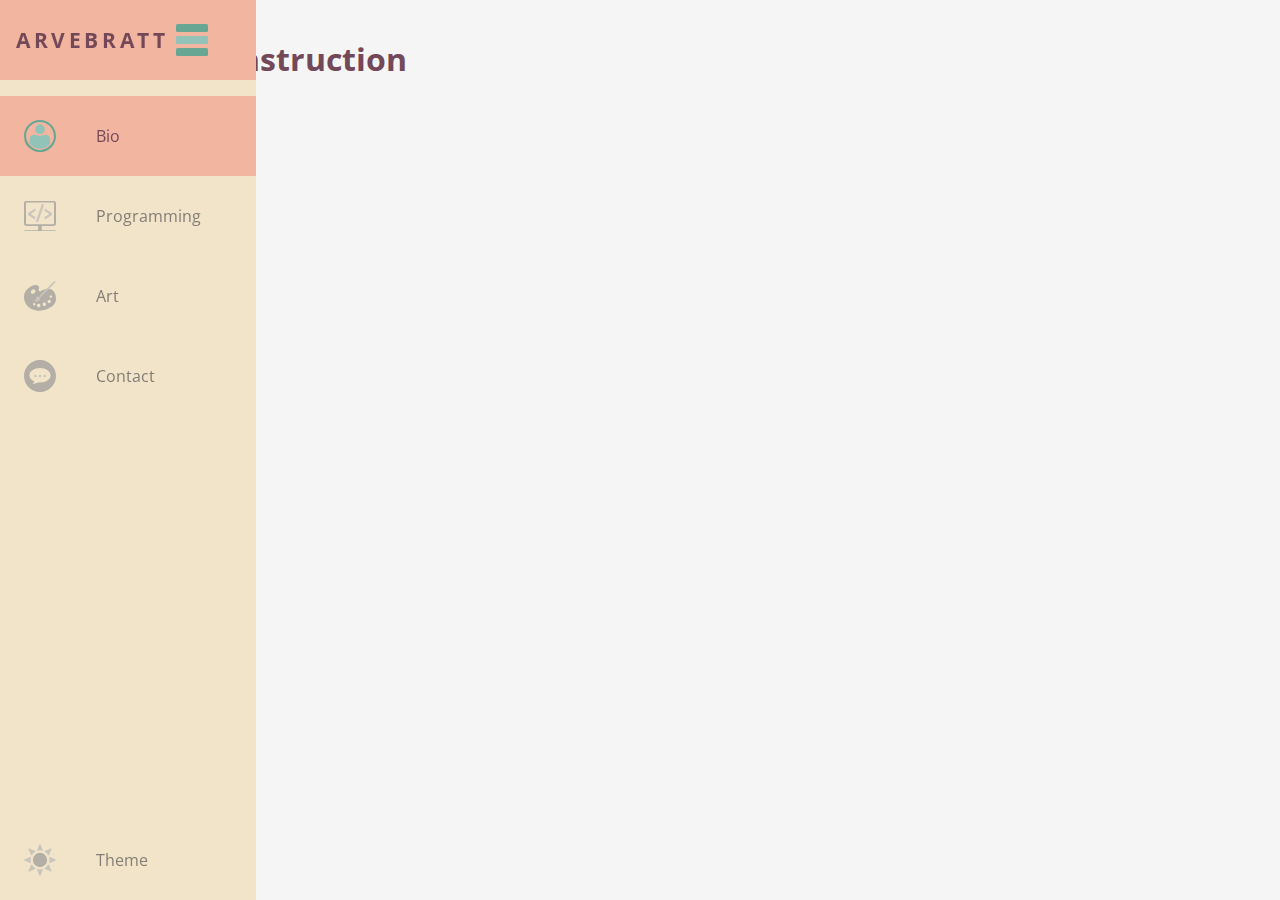
<file: index.html>
<head>
    <meta name="viewport" content="width=device-width, initial-scale=1.0" />
    <script defer src="theme.js"></script>
    <link rel="stylesheet" href="style.css" />
    <link href="https://fonts.googleapis.com/css?family=Open+Sans:300,400,700&display=swap" rel="stylesheet" />
</head>

<body>
    <nav class="navbar">
        <ul class="navbar-nav">
            <li class="logo">
                <a href="#" class="nav-link">
                    <span class="link-text logo-text">Arvebratt</span>
                    <svg xmlns="http://www.w3.org/2000/svg" viewBox="0 0 824 824">
            <g id="primaryboxes">
                <rect width="824" height="208" rx="40" class="fa-primary" fill="currentColor"/>
                <rect y="616" width="824" height="208" rx="40" class="fa-primary" fill="currentColor"/>
            </g>
            <g id="secondaryboxes">
                <rect y="308" width="824" height="208" rx="40" class="fa-secondary" fill="currentColor"/>
            </g>
          </svg>
                </a>
            </li>

            <li class="nav-item">
                <a href="#" class="nav-link active">
                    <svg xmlns="http://www.w3.org/2000/svg" viewBox="0 0 743.51 743.5">
            <g id="secondaryboxes">
              <path class="fa-primary" fill="currentColor" d="M505.25,134.77c-205.31,0-371.75,166.44-371.75,371.75a371.75,371.75,0,0,0,607,287.85C823.83,726.21,877,622.58,877,506.52,877,301.21,710.57,134.77,505.25,134.77ZM740.5,729.3A324,324,0,0,1,181.25,506.52c0-178.94,145.06-324,324-324s324,145.06,324,324A322.86,322.86,0,0,1,740.5,729.3Z" transform="translate(-133.5 -134.77)" />
            </g>
            <g id="primaryboxes">
              <path class="fa-secondary" fill="currentColor" d="M618.31,351.77A113.31,113.31,0,1,1,505,238.47,113.31,113.31,0,0,1,618.31,351.77Z" transform="translate(-133.5 -134.77)" />
              <path class="fa-secondary" fill="currentColor" d="M740.5,582.2v84.31a65.83,65.83,0,0,1-18.53,46,303,303,0,0,1-445.39-12.41,65.86,65.86,0,0,1-16.08-43.3V582.2c0-57.48,47-104.51,104.51-104.51h24.43A138.58,138.58,0,0,1,444.93,489a150.7,150.7,0,0,0,120.14,0,138.66,138.66,0,0,1,55.5-11.3H636C693.47,477.69,740.5,524.72,740.5,582.2Z" transform="translate(-133.5 -134.77)" />
            </g>
          </svg>
                    <span class="link-text">Bio</span>
                </a>
            </li>

            <li class="nav-item">
                <a href="programming.html" class="nav-link">
                    <svg xmlns="http://www.w3.org/2000/svg" viewBox="0 0 818.5 787.5">
            <g id="primaryboxes">
              <path class="fa-primary" fill="currentColor" d="M881.52,878H573.91c-15.73,0-28.48-9-28.48-20V767H848.54c33.67,0,61-21.24,61-47.44V177.94c0-26.2-27.29-47.44-61-47.44H152.46c-33.67,0-61,21.24-61,47.44V719.56c0,26.2,27.29,47.44,61,47.44H454.29v91c0,11-12.75,20-28.48,20H120.48a35.36,35.36,0,0,0-20.14,5.86C95.19,887.48,92,892.48,92,898c0,11,12.75,20,28.48,20h761c15.73,0,28.48-9,28.48-20S897.25,878,881.52,878ZM165.46,728.09c-13.23,0-24-8.34-24-18.64V188.05c0-10.3,10.73-18.64,24-18.64H835.54c13.23,0,24,8.34,24,18.64v521.4c0,10.3-10.73,18.64-24,18.64Z" transform="translate(-91.5 -130.5)" />
            </g>
            <g id="secondaryboxes">
              <path class="fa-secondary" fill="currentColor" d="M382,544.31v45.74a8.26,8.26,0,0,1-12.69,7L205.13,492.71a8.28,8.28,0,0,1-3.83-7V439.22a8.28,8.28,0,0,1,3.83-7L369.25,327.73a8.26,8.26,0,0,1,12.7,7v45.94a8.23,8.23,0,0,1-3.93,7L268.35,455.24a8.27,8.27,0,0,0,0,14.06l109.71,68A8.25,8.25,0,0,1,382,544.31Z" transform="translate(-91.5 -130.5)" />
              <path class="fa-secondary" fill="currentColor" d="M397.21,657l148.16-439.5a9.51,9.51,0,0,1,9-6.47h39.06a9.51,9.51,0,0,1,9,12.52L455,663a9.5,9.5,0,0,1-9,6.48h-39.8A9.49,9.49,0,0,1,397.21,657Z" transform="translate(-91.5 -130.5)" />
              <path class="fa-secondary" fill="currentColor" d="M795.84,492.71,631.71,597a8.26,8.26,0,0,1-12.69-7V544.31a8.25,8.25,0,0,1,3.91-7l109.71-68a8.27,8.27,0,0,0,0-14.06L623,387.67a8.25,8.25,0,0,1-3.93-7V334.7a8.26,8.26,0,0,1,12.7-7L795.85,432.25a8.27,8.27,0,0,1,3.82,7v46.52A8.26,8.26,0,0,1,795.84,492.71Z" transform="translate(-91.5 -130.5)" />
            </g>
          </svg>
                    <span class="link-text">Programming</span>
                </a>
            </li>

            <li class="nav-item">
                <a href="art.html" class="nav-link">
                    <svg xmlns="http://www.w3.org/2000/svg" viewBox="0 0 715.39 663.31">
            <g id="secondaryboxes">
              <path class="fa-primary" fill="currentColor" d="M813.64,390.56Q807.3,380.15,800,370.21a27,27,0,0,0-1.77-2.23c-34.34-39.34-96.79-58.48-161.59-44.5-24.95,5.38-60.82,18-99,34.91-8.8,3.89-17.73,8-26.67,12.33a31.47,31.47,0,0,1-19,2.73l-.62-.11c-21.08-3.93-31.75-27.6-21.64-46.51,6.57-12.28,9.31-25.79,7.17-39.26-.15-1.05-.35-2.1-.58-3.16-5.72-26.53-29.26-45.63-59.24-51.71a100.94,100.94,0,0,0-47.51,2.13q-11.54,3.25-22.52,7C187,295.75,113.72,419.81,147.48,576.32c37.39,173.29,224.28,262.61,421.88,220s316-147.67,278.58-321A272.17,272.17,0,0,0,813.64,390.56ZM314.45,347.39c23.39-21.18,55.82-23.5,72.43-5.17S398,392.6,374.61,413.79s-55.82,23.5-72.43,5.17S291.07,368.58,314.45,347.39ZM373.58,690.2a28,28,0,1,1,21.47-33.27A28,28,0,0,1,373.58,690.2ZM476,728.48a38,38,0,1,1,29.14-45.16A38,38,0,0,1,476,728.48Zm126.1-27.2a38,38,0,1,1,29.14-45.16A38,38,0,0,1,602.05,701.28Zm107.89-64.2a36,36,0,1,1,27.6-42.78A36,36,0,0,1,709.94,637.08Zm35.67-119.2a27,27,0,1,1,20.7-32.09A27,27,0,0,1,745.61,517.88Z" transform="translate(-139.41 -143.53)" />
            </g>
            <g id="primaryboxes">
              <path class="fa-secondary" fill="currentColor" d="M364.1,590.05s32.26-10.65,51-69.12,82.47-19.78,81.05,12.5S459.84,623.46,364.1,590.05Z" transform="translate(-139.41 -143.53)" />
              <path class="fa-secondary" fill="currentColor" d="M768.73,252.46,516.61,498.19a35.67,35.67,0,0,1-14.9,8.95,80.3,80.3,0,0,0-19-16.78,27,27,0,0,1,.8-3A36.57,36.57,0,0,1,492,473.69L748,209.12c25.77-26.64,88.37-72.79,96.58-64.63C854.14,153.93,796.93,225,768.73,252.46Z" transform="translate(-139.41 -143.53)" />
            </g>
          </svg>
                    <span class="link-text">Art</span>
                </a>
            </li>

            <li class="nav-item">
                <a href="contact.html" class="nav-link">
                    <svg xmlns="http://www.w3.org/2000/svg" viewBox="0 0 908 908">
            <g id="secondaryboxes">
              <path class="fa-primary" fill="currentColor" d="M500,46C249.26,46,46,249.26,46,500S249.26,954,500,954,954,750.74,954,500,750.74,46,500,46Zm0,636q-21.13,0-41.53-2c-65.21,35.29-133.74,46.84-161,50.24a4.41,4.41,0,0,1-3.82-7.33,214.41,214.41,0,0,0,42.74-74C253.7,612.23,199,548.49,199,476c0-113.77,134.76-206,301-206s301,92.23,301,206S666.24,682,500,682Z" transform="translate(-46 -46)" />
            </g>
            <g id="primaryboxes">
              <circle class="fa-secondary" fill="currentColor" cx="454" cy="454" r="36" />
              <circle class="fa-secondary" fill="currentColor" cx="322" cy="454" r="36" />
              <circle class="fa-secondary" fill="currentColor" cx="586" cy="454" r="36" />
            </g>
          </svg>

                    <span class="link-text">Contact</span>
                </a>
            </li>

            <li class="nav-item" id="themeButton">
                <a href="#" class="nav-link">
                    <svg xmlns="http://www.w3.org/2000/svg" viewBox="0 0 783.74 783.74" class="theme-icon" id="lightIcon">
        <g id="secondaryboxes">
          <circle class="fa-primary" fill="currentColor" cx="391.87" cy="391.87" r="175"/>
        </g>
        <g id="primaryboxes">
          <path class="fa-secondary" fill="currentColor" d="M572.08,256.67A12.51,12.51,0,0,1,558.91,274a445,445,0,0,0-117.86-.22,12.52,12.52,0,0,1-13.13-17.37l60.52-140.72a12.53,12.53,0,0,1,23,0Z" transform="translate(-108.13 -108.13)" />
          <path class="fa-secondary" fill="currentColor" d="M572.81,741.62,511.46,884.29a12.53,12.53,0,0,1-23,0L427.19,741.86a12.51,12.51,0,0,1,13.14-17.36,445.2,445.2,0,0,0,119.3-.23A12.51,12.51,0,0,1,572.81,741.62Z" transform="translate(-108.13 -108.13)" />
          <path class="fa-secondary" fill="currentColor" d="M378.9,277a12.52,12.52,0,0,1,3,21.58,444.16,444.16,0,0,0-83.5,83.19,12.52,12.52,0,0,1-21.56-3l-56.72-142.3a12.53,12.53,0,0,1,16.28-16.28Z" transform="translate(-108.13 -108.13)" />
          <path class="fa-secondary" fill="currentColor" d="M722.34,619.37l57.5,144.26a12.53,12.53,0,0,1-16.28,16.28l-144-57.4a12.51,12.51,0,0,1-3-21.57,444.74,444.74,0,0,0,84.2-84.53A12.51,12.51,0,0,1,722.34,619.37Z" transform="translate(-108.13 -108.13)" />
          <path class="fa-secondary" fill="currentColor" d="M723,378.9a12.52,12.52,0,0,1-21.58,3,444.16,444.16,0,0,0-83.19-83.5,12.52,12.52,0,0,1,3-21.56l142.3-56.72a12.53,12.53,0,0,1,16.28,16.28Z" transform="translate(-108.13 -108.13)" />
          <path class="fa-secondary" fill="currentColor" d="M380.63,722.34l-144.26,57.5a12.53,12.53,0,0,1-16.28-16.28l57.4-144a12.51,12.51,0,0,1,21.57-3,444.74,444.74,0,0,0,84.53,84.2A12.51,12.51,0,0,1,380.63,722.34Z" transform="translate(-108.13 -108.13)" />
          <path class="fa-secondary" fill="currentColor" d="M743.33,572.08A12.51,12.51,0,0,1,726,558.91a445,445,0,0,0,.22-117.86,12.52,12.52,0,0,1,17.37-13.13l140.72,60.52a12.53,12.53,0,0,1,0,23Z" transform="translate(-108.13 -108.13)" />
          <path class="fa-secondary" fill="currentColor" d="M258.38,572.81,115.71,511.46a12.53,12.53,0,0,1,0-23l142.43-61.25a12.51,12.51,0,0,1,17.36,13.14,445.2,445.2,0,0,0,.23,119.3A12.51,12.51,0,0,1,258.38,572.81Z" transform="translate(-108.13 -108.13)" />
        </g>
      </svg>

                    <svg xmlns="http://www.w3.org/2000/svg" viewBox="0 0 940.96 711.84" class="theme-icon" id="hackerIcon">
        <g id="secondaryboxes">
          <path class="fa-primary" fill="currentColor" d="M971,675.22c0,79.95-56.46,181.17-280.28,181.17C398.72,856.39,30,664.65,30,509.05c0-95,107.62-109.85,190.76-114a91.1,91.1,0,0,0-7.46,36.24c0,89.46,202.48,225,433.56,224.82C749.17,656.11,827,617.7,827,548.49c0-5.33,0-9.65-8.55-50.08l.13-.06C916.58,541,971,612.35,971,675.22Z" transform="translate(-30 -144.55)" />
        </g>
        <g id="primaryboxes">
          <path class="fa-secondary" fill="currentColor" d="M809,468.49c0,73.62-89.49,86.37-151.33,86.37v-.27c-240.44,0-419.89-149.44-419.89-195-.29-7.35-2.53-1.33,48-143.85,14.92-41.57,34.26-61.79,63.92-61.79,30.89,0,55.35,27.68,88.43,27.68,34.31,0,42.66-37.07,71.44-37.07,30.89,0,135.34,40.49,183.28,65,61.81,30.89,69.27,46.86,77.76,82.05C810.56,465.14,809.38,456.1,809,468.49Z" transform="translate(-30 -144.55)" />
        </g>
      </svg>
                    <svg xmlns="http://www.w3.org/2000/svg" viewBox="0 0 912.27 912" class="theme-icon" id="darkIcon">
            <g id="secondaryboxes">
              <path class="fa-secondary" fill="currentColor" d="M93.25,458l8.94,27.52a2.89,2.89,0,0,0,2.75,2h28.93a2.89,2.89,0,0,1,1.7,5.23l-23.41,17a2.9,2.9,0,0,0-1,3.23l8.94,27.52a2.89,2.89,0,0,1-4.44,3.23l-23.41-17a2.91,2.91,0,0,0-3.4,0l-23.41,17A2.89,2.89,0,0,1,61,540.5L69.89,513a2.9,2.9,0,0,0-1-3.23l-23.41-17a2.89,2.89,0,0,1,1.7-5.23H76.06a2.89,2.89,0,0,0,2.75-2L87.75,458A2.89,2.89,0,0,1,93.25,458Z" transform="translate(-44.23 -43.5)" />
              <path class="fa-secondary" fill="currentColor" d="M502.67,234l8.95,27.52a2.88,2.88,0,0,0,2.74,2H543.3a2.89,2.89,0,0,1,1.7,5.23l-23.41,17a2.89,2.89,0,0,0-1.05,3.23l8.94,27.52a2.89,2.89,0,0,1-4.45,3.23l-23.41-17a2.87,2.87,0,0,0-3.39,0l-23.41,17a2.89,2.89,0,0,1-4.45-3.23L479.31,289a2.87,2.87,0,0,0-1.05-3.23l-23.41-17a2.89,2.89,0,0,1,1.7-5.23h28.94a2.9,2.9,0,0,0,2.75-2L497.18,234A2.89,2.89,0,0,1,502.67,234Z" transform="translate(-44.23 -43.5)" />
              <path class="fa-secondary" fill="currentColor" d="M512.67,649l9,27.52a2.88,2.88,0,0,0,2.74,2H553.3a2.89,2.89,0,0,1,1.7,5.23l-23.41,17a2.89,2.89,0,0,0-1.05,3.23l8.94,27.52a2.89,2.89,0,0,1-4.45,3.23l-23.41-17a2.87,2.87,0,0,0-3.39,0l-23.41,17a2.89,2.89,0,0,1-4.45-3.23L489.31,704a2.87,2.87,0,0,0-1.05-3.23l-23.41-17a2.89,2.89,0,0,1,1.7-5.23h28.94a2.9,2.9,0,0,0,2.75-2L507.18,649A2.89,2.89,0,0,1,512.67,649Z" transform="translate(-44.23 -43.5)" />
              <path class="fa-secondary" fill="currentColor" d="M247.67,274l9,27.52a2.88,2.88,0,0,0,2.74,2H288.3a2.89,2.89,0,0,1,1.7,5.23l-23.41,17a2.89,2.89,0,0,0-1,3.23l8.94,27.52a2.89,2.89,0,0,1-4.45,3.23l-23.41-17a2.87,2.87,0,0,0-3.39,0l-23.41,17a2.89,2.89,0,0,1-4.45-3.23L224.31,329a2.87,2.87,0,0,0-1.05-3.23l-23.41-17a2.89,2.89,0,0,1,1.7-5.23h28.94a2.9,2.9,0,0,0,2.75-2L242.18,274A2.89,2.89,0,0,1,247.67,274Z" transform="translate(-44.23 -43.5)" />
              <path class="fa-secondary" fill="currentColor" d="M254.67,605l9,27.52a2.88,2.88,0,0,0,2.74,2H295.3a2.89,2.89,0,0,1,1.7,5.23l-23.41,17a2.89,2.89,0,0,0-1,3.23l8.94,27.52a2.89,2.89,0,0,1-4.45,3.23l-23.41-17a2.87,2.87,0,0,0-3.39,0l-23.41,17a2.89,2.89,0,0,1-4.45-3.23L231.31,660a2.87,2.87,0,0,0-1.05-3.23l-23.41-17a2.89,2.89,0,0,1,1.7-5.23h28.94a2.9,2.9,0,0,0,2.75-2L249.18,605A2.89,2.89,0,0,1,254.67,605Z" transform="translate(-44.23 -43.5)" />
              <path class="fa-secondary" fill="currentColor" d="M443.67,432l8.95,27.52a2.88,2.88,0,0,0,2.74,2H484.3a2.89,2.89,0,0,1,1.7,5.23l-23.41,17a2.89,2.89,0,0,0-1,3.23l8.94,27.52a2.89,2.89,0,0,1-4.45,3.23l-23.41-17a2.87,2.87,0,0,0-3.39,0l-23.41,17a2.89,2.89,0,0,1-4.45-3.23L420.31,487a2.87,2.87,0,0,0-1.05-3.23l-23.41-17a2.89,2.89,0,0,1,1.7-5.23h28.94a2.9,2.9,0,0,0,2.75-2L438.18,432A2.89,2.89,0,0,1,443.67,432Z" transform="translate(-44.23 -43.5)" />
            </g>
            <g id="primaryboxes">
              <path class="fa-primary" fill="currentColor" d="M956.23,483.53C965.33,748.24,746.11,966,481.47,955.11a453.61,453.61,0,0,1-169.39-40.24c-19.37-8.8-12-38,9.19-36.4l4,.27c231.2,14.53,414.38-165.47,403.81-396.88C719.88,280.18,553.46,119.5,349.5,119.5h-1.42c-26.91.1-33.9-37.19-8.73-46.71A455.06,455.06,0,0,1,500.5,43.5C747,43.5,947.81,239.09,956.23,483.53Z" transform="translate(-44.23 -43.5)" />
            </g>
          </svg>
                    <span class="link-text">Theme</span>
                </a>
            </li>
        </ul>
    </nav>

    <main>
        <h1>Under construction</h1>
    </main>
</body>
</file>
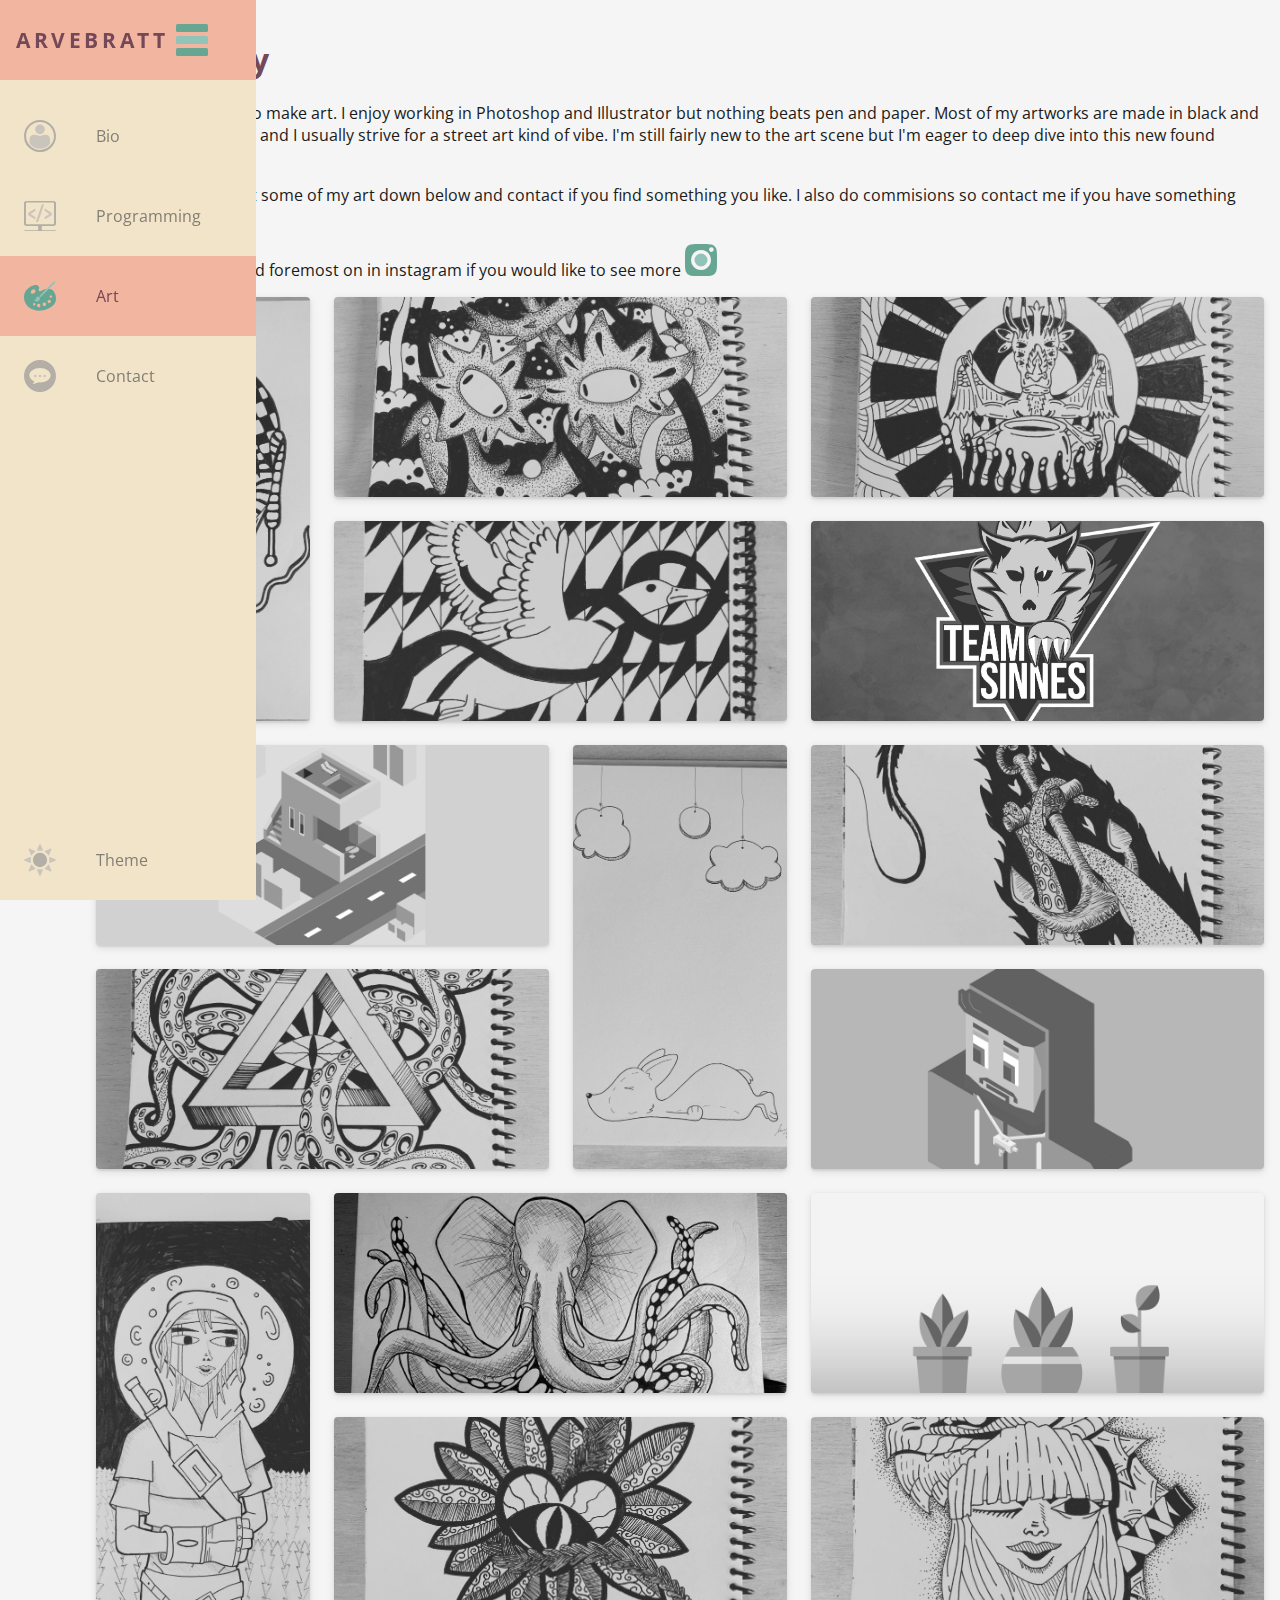
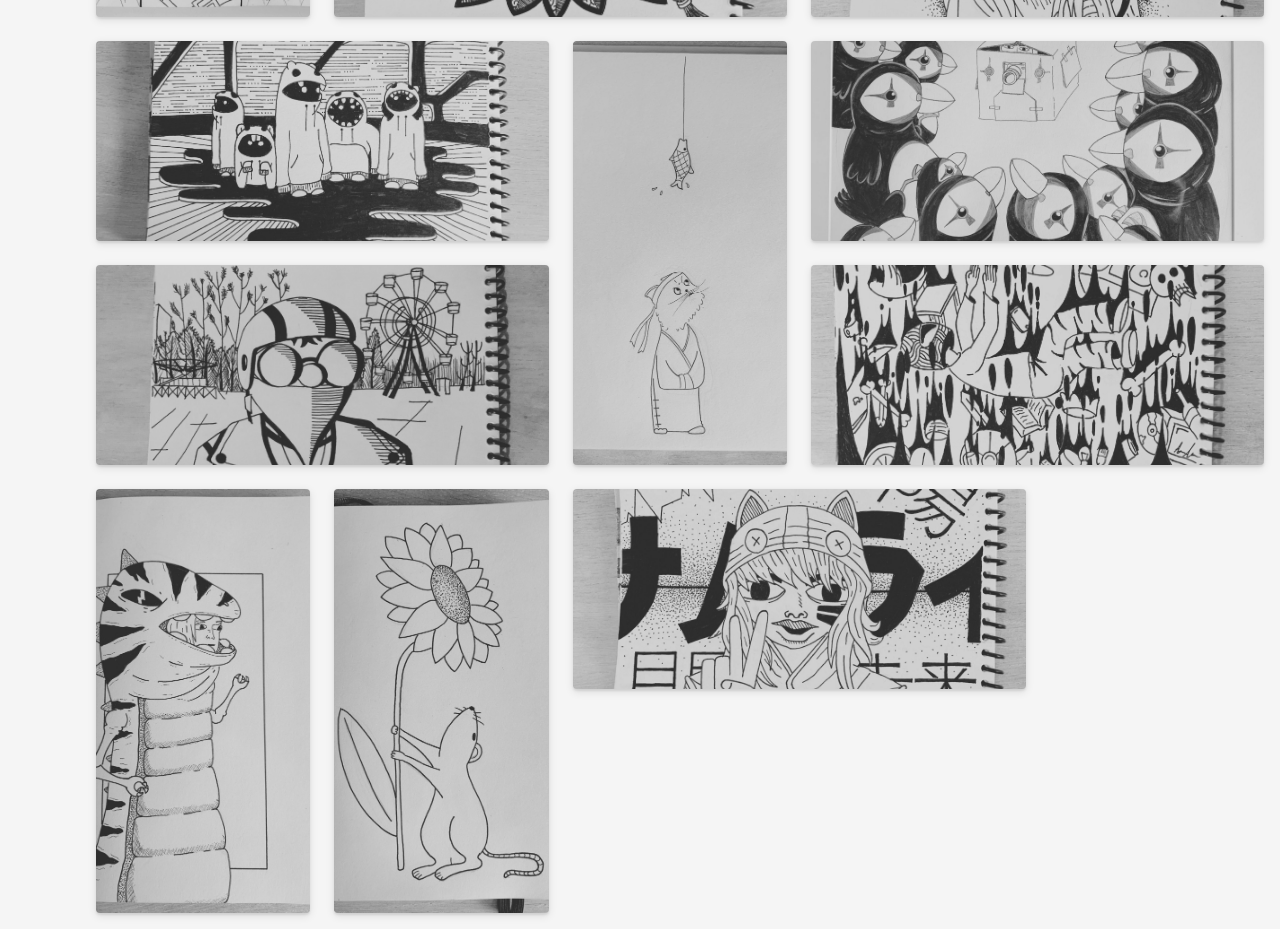
<file: art.html>
<head>
    <meta name="viewport" content="width=device-width, initial-scale=1.0" />
    <script defer src="theme.js"></script>
    <link rel="stylesheet" href="style.css" />
    <link rel="grid-art" href="grid-art.css" />
    <link href="https://fonts.googleapis.com/css?family=Open+Sans:300,400,700&display=swap" rel="stylesheet" rel="grid-art" />
    <style>
        @import url('style.css');
        @import url('grid-art.css');
    </style>
</head>

<body>
    <nav class="navbar">
        <ul class="navbar-nav">
            <li class="logo">
                <a href="#" class="nav-link">
                    <span class="link-text logo-text">Arvebratt</span>
                    <svg xmlns="http://www.w3.org/2000/svg" viewBox="0 0 824 824">
                        <g id="primaryboxes">
                            <rect width="824" height="208" rx="40" class="fa-primary" fill="currentColor" />
                            <rect y="616" width="824" height="208" rx="40" class="fa-primary" fill="currentColor" />
                        </g>
                        <g id="secondaryboxes">
                            <rect y="308" width="824" height="208" rx="40" class="fa-secondary" fill="currentColor" />
                        </g>
                    </svg>
                </a>
            </li>

            <li class="nav-item">
                <a href="index.html" class="nav-link">
                    <svg xmlns="http://www.w3.org/2000/svg" viewBox="0 0 743.51 743.5">
                        <g id="secondaryboxes">
                            <path class="fa-primary" fill="currentColor"
                                d="M505.25,134.77c-205.31,0-371.75,166.44-371.75,371.75a371.75,371.75,0,0,0,607,287.85C823.83,726.21,877,622.58,877,506.52,877,301.21,710.57,134.77,505.25,134.77ZM740.5,729.3A324,324,0,0,1,181.25,506.52c0-178.94,145.06-324,324-324s324,145.06,324,324A322.86,322.86,0,0,1,740.5,729.3Z"
                                transform="translate(-133.5 -134.77)" />
                        </g>
                        <g id="primaryboxes">
                            <path class="fa-secondary" fill="currentColor"
                                d="M618.31,351.77A113.31,113.31,0,1,1,505,238.47,113.31,113.31,0,0,1,618.31,351.77Z"
                                transform="translate(-133.5 -134.77)" />
                            <path class="fa-secondary" fill="currentColor"
                                d="M740.5,582.2v84.31a65.83,65.83,0,0,1-18.53,46,303,303,0,0,1-445.39-12.41,65.86,65.86,0,0,1-16.08-43.3V582.2c0-57.48,47-104.51,104.51-104.51h24.43A138.58,138.58,0,0,1,444.93,489a150.7,150.7,0,0,0,120.14,0,138.66,138.66,0,0,1,55.5-11.3H636C693.47,477.69,740.5,524.72,740.5,582.2Z"
                                transform="translate(-133.5 -134.77)" />
                        </g>
                    </svg>
                    <span class="link-text">Bio</span>
                </a>
            </li>

            <li class="nav-item">
                <a href="programming.html" class="nav-link">
                    <svg xmlns="http://www.w3.org/2000/svg" viewBox="0 0 818.5 787.5">
                        <g id="primaryboxes">
                            <path class="fa-primary" fill="currentColor"
                                d="M881.52,878H573.91c-15.73,0-28.48-9-28.48-20V767H848.54c33.67,0,61-21.24,61-47.44V177.94c0-26.2-27.29-47.44-61-47.44H152.46c-33.67,0-61,21.24-61,47.44V719.56c0,26.2,27.29,47.44,61,47.44H454.29v91c0,11-12.75,20-28.48,20H120.48a35.36,35.36,0,0,0-20.14,5.86C95.19,887.48,92,892.48,92,898c0,11,12.75,20,28.48,20h761c15.73,0,28.48-9,28.48-20S897.25,878,881.52,878ZM165.46,728.09c-13.23,0-24-8.34-24-18.64V188.05c0-10.3,10.73-18.64,24-18.64H835.54c13.23,0,24,8.34,24,18.64v521.4c0,10.3-10.73,18.64-24,18.64Z"
                                transform="translate(-91.5 -130.5)" />
                        </g>
                        <g id="secondaryboxes">
                            <path class="fa-secondary" fill="currentColor"
                                d="M382,544.31v45.74a8.26,8.26,0,0,1-12.69,7L205.13,492.71a8.28,8.28,0,0,1-3.83-7V439.22a8.28,8.28,0,0,1,3.83-7L369.25,327.73a8.26,8.26,0,0,1,12.7,7v45.94a8.23,8.23,0,0,1-3.93,7L268.35,455.24a8.27,8.27,0,0,0,0,14.06l109.71,68A8.25,8.25,0,0,1,382,544.31Z"
                                transform="translate(-91.5 -130.5)" />
                            <path class="fa-secondary" fill="currentColor"
                                d="M397.21,657l148.16-439.5a9.51,9.51,0,0,1,9-6.47h39.06a9.51,9.51,0,0,1,9,12.52L455,663a9.5,9.5,0,0,1-9,6.48h-39.8A9.49,9.49,0,0,1,397.21,657Z"
                                transform="translate(-91.5 -130.5)" />
                            <path class="fa-secondary" fill="currentColor"
                                d="M795.84,492.71,631.71,597a8.26,8.26,0,0,1-12.69-7V544.31a8.25,8.25,0,0,1,3.91-7l109.71-68a8.27,8.27,0,0,0,0-14.06L623,387.67a8.25,8.25,0,0,1-3.93-7V334.7a8.26,8.26,0,0,1,12.7-7L795.85,432.25a8.27,8.27,0,0,1,3.82,7v46.52A8.26,8.26,0,0,1,795.84,492.71Z"
                                transform="translate(-91.5 -130.5)" />
                        </g>
                    </svg>
                    <span class="link-text">Programming</span>
                </a>
            </li>

            <li class="nav-item">
                <a href="#" class="nav-link active">
                    <svg xmlns="http://www.w3.org/2000/svg" viewBox="0 0 715.39 663.31">
                        <g id="secondaryboxes">
                            <path class="fa-primary" fill="currentColor"
                                d="M813.64,390.56Q807.3,380.15,800,370.21a27,27,0,0,0-1.77-2.23c-34.34-39.34-96.79-58.48-161.59-44.5-24.95,5.38-60.82,18-99,34.91-8.8,3.89-17.73,8-26.67,12.33a31.47,31.47,0,0,1-19,2.73l-.62-.11c-21.08-3.93-31.75-27.6-21.64-46.51,6.57-12.28,9.31-25.79,7.17-39.26-.15-1.05-.35-2.1-.58-3.16-5.72-26.53-29.26-45.63-59.24-51.71a100.94,100.94,0,0,0-47.51,2.13q-11.54,3.25-22.52,7C187,295.75,113.72,419.81,147.48,576.32c37.39,173.29,224.28,262.61,421.88,220s316-147.67,278.58-321A272.17,272.17,0,0,0,813.64,390.56ZM314.45,347.39c23.39-21.18,55.82-23.5,72.43-5.17S398,392.6,374.61,413.79s-55.82,23.5-72.43,5.17S291.07,368.58,314.45,347.39ZM373.58,690.2a28,28,0,1,1,21.47-33.27A28,28,0,0,1,373.58,690.2ZM476,728.48a38,38,0,1,1,29.14-45.16A38,38,0,0,1,476,728.48Zm126.1-27.2a38,38,0,1,1,29.14-45.16A38,38,0,0,1,602.05,701.28Zm107.89-64.2a36,36,0,1,1,27.6-42.78A36,36,0,0,1,709.94,637.08Zm35.67-119.2a27,27,0,1,1,20.7-32.09A27,27,0,0,1,745.61,517.88Z"
                                transform="translate(-139.41 -143.53)" />
                        </g>
                        <g id="primaryboxes">
                            <path class="fa-secondary" fill="currentColor"
                                d="M364.1,590.05s32.26-10.65,51-69.12,82.47-19.78,81.05,12.5S459.84,623.46,364.1,590.05Z"
                                transform="translate(-139.41 -143.53)" />
                            <path class="fa-secondary" fill="currentColor"
                                d="M768.73,252.46,516.61,498.19a35.67,35.67,0,0,1-14.9,8.95,80.3,80.3,0,0,0-19-16.78,27,27,0,0,1,.8-3A36.57,36.57,0,0,1,492,473.69L748,209.12c25.77-26.64,88.37-72.79,96.58-64.63C854.14,153.93,796.93,225,768.73,252.46Z"
                                transform="translate(-139.41 -143.53)" />
                        </g>
                    </svg>
                    <span class="link-text">Art</span>
                </a>
            </li>

            <li class="nav-item">
                <a href="contact.html" class="nav-link">
                    <svg xmlns="http://www.w3.org/2000/svg" viewBox="0 0 908 908">
                        <g id="secondaryboxes">
                            <path class="fa-primary" fill="currentColor"
                                d="M500,46C249.26,46,46,249.26,46,500S249.26,954,500,954,954,750.74,954,500,750.74,46,500,46Zm0,636q-21.13,0-41.53-2c-65.21,35.29-133.74,46.84-161,50.24a4.41,4.41,0,0,1-3.82-7.33,214.41,214.41,0,0,0,42.74-74C253.7,612.23,199,548.49,199,476c0-113.77,134.76-206,301-206s301,92.23,301,206S666.24,682,500,682Z"
                                transform="translate(-46 -46)" />
                        </g>
                        <g id="primaryboxes">
                            <circle class="fa-secondary" fill="currentColor" cx="454" cy="454" r="36" />
                            <circle class="fa-secondary" fill="currentColor" cx="322" cy="454" r="36" />
                            <circle class="fa-secondary" fill="currentColor" cx="586" cy="454" r="36" />
                        </g>
                    </svg>

                    <span class="link-text">Contact</span>
                </a>
            </li>

            <li class="nav-item" id="themeButton">
                <a href="#" class="nav-link">
                    <svg xmlns="http://www.w3.org/2000/svg" viewBox="0 0 783.74 783.74" class="theme-icon" id="lightIcon">
                        <g id="secondaryboxes">
                            <circle class="fa-primary" fill="currentColor" cx="391.87" cy="391.87" r="175" />
                        </g>
                        <g id="primaryboxes">
                            <path class="fa-secondary" fill="currentColor"
                                d="M572.08,256.67A12.51,12.51,0,0,1,558.91,274a445,445,0,0,0-117.86-.22,12.52,12.52,0,0,1-13.13-17.37l60.52-140.72a12.53,12.53,0,0,1,23,0Z"
                                transform="translate(-108.13 -108.13)" />
                            <path class="fa-secondary" fill="currentColor"
                                d="M572.81,741.62,511.46,884.29a12.53,12.53,0,0,1-23,0L427.19,741.86a12.51,12.51,0,0,1,13.14-17.36,445.2,445.2,0,0,0,119.3-.23A12.51,12.51,0,0,1,572.81,741.62Z"
                                transform="translate(-108.13 -108.13)" />
                            <path class="fa-secondary" fill="currentColor"
                                d="M378.9,277a12.52,12.52,0,0,1,3,21.58,444.16,444.16,0,0,0-83.5,83.19,12.52,12.52,0,0,1-21.56-3l-56.72-142.3a12.53,12.53,0,0,1,16.28-16.28Z"
                                transform="translate(-108.13 -108.13)" />
                            <path class="fa-secondary" fill="currentColor"
                                d="M722.34,619.37l57.5,144.26a12.53,12.53,0,0,1-16.28,16.28l-144-57.4a12.51,12.51,0,0,1-3-21.57,444.74,444.74,0,0,0,84.2-84.53A12.51,12.51,0,0,1,722.34,619.37Z"
                                transform="translate(-108.13 -108.13)" />
                            <path class="fa-secondary" fill="currentColor"
                                d="M723,378.9a12.52,12.52,0,0,1-21.58,3,444.16,444.16,0,0,0-83.19-83.5,12.52,12.52,0,0,1,3-21.56l142.3-56.72a12.53,12.53,0,0,1,16.28,16.28Z"
                                transform="translate(-108.13 -108.13)" />
                            <path class="fa-secondary" fill="currentColor"
                                d="M380.63,722.34l-144.26,57.5a12.53,12.53,0,0,1-16.28-16.28l57.4-144a12.51,12.51,0,0,1,21.57-3,444.74,444.74,0,0,0,84.53,84.2A12.51,12.51,0,0,1,380.63,722.34Z"
                                transform="translate(-108.13 -108.13)" />
                            <path class="fa-secondary" fill="currentColor"
                                d="M743.33,572.08A12.51,12.51,0,0,1,726,558.91a445,445,0,0,0,.22-117.86,12.52,12.52,0,0,1,17.37-13.13l140.72,60.52a12.53,12.53,0,0,1,0,23Z"
                                transform="translate(-108.13 -108.13)" />
                            <path class="fa-secondary" fill="currentColor"
                                d="M258.38,572.81,115.71,511.46a12.53,12.53,0,0,1,0-23l142.43-61.25a12.51,12.51,0,0,1,17.36,13.14,445.2,445.2,0,0,0,.23,119.3A12.51,12.51,0,0,1,258.38,572.81Z"
                                transform="translate(-108.13 -108.13)" />
                        </g>
                    </svg>

                    <svg xmlns="http://www.w3.org/2000/svg" viewBox="0 0 940.96 711.84" class="theme-icon" id="hackerIcon">
                        <g id="secondaryboxes">
                            <path class="fa-primary" fill="currentColor"
                                d="M971,675.22c0,79.95-56.46,181.17-280.28,181.17C398.72,856.39,30,664.65,30,509.05c0-95,107.62-109.85,190.76-114a91.1,91.1,0,0,0-7.46,36.24c0,89.46,202.48,225,433.56,224.82C749.17,656.11,827,617.7,827,548.49c0-5.33,0-9.65-8.55-50.08l.13-.06C916.58,541,971,612.35,971,675.22Z"
                                transform="translate(-30 -144.55)" />
                        </g>
                        <g id="primaryboxes">
                            <path class="fa-secondary" fill="currentColor"
                                d="M809,468.49c0,73.62-89.49,86.37-151.33,86.37v-.27c-240.44,0-419.89-149.44-419.89-195-.29-7.35-2.53-1.33,48-143.85,14.92-41.57,34.26-61.79,63.92-61.79,30.89,0,55.35,27.68,88.43,27.68,34.31,0,42.66-37.07,71.44-37.07,30.89,0,135.34,40.49,183.28,65,61.81,30.89,69.27,46.86,77.76,82.05C810.56,465.14,809.38,456.1,809,468.49Z"
                                transform="translate(-30 -144.55)" />
                        </g>
                    </svg>
                    <svg xmlns="http://www.w3.org/2000/svg" viewBox="0 0 912.27 912" class="theme-icon" id="darkIcon">
                        <g id="secondaryboxes">
                            <path class="fa-secondary" fill="currentColor"
                                d="M93.25,458l8.94,27.52a2.89,2.89,0,0,0,2.75,2h28.93a2.89,2.89,0,0,1,1.7,5.23l-23.41,17a2.9,2.9,0,0,0-1,3.23l8.94,27.52a2.89,2.89,0,0,1-4.44,3.23l-23.41-17a2.91,2.91,0,0,0-3.4,0l-23.41,17A2.89,2.89,0,0,1,61,540.5L69.89,513a2.9,2.9,0,0,0-1-3.23l-23.41-17a2.89,2.89,0,0,1,1.7-5.23H76.06a2.89,2.89,0,0,0,2.75-2L87.75,458A2.89,2.89,0,0,1,93.25,458Z"
                                transform="translate(-44.23 -43.5)" />
                            <path class="fa-secondary" fill="currentColor"
                                d="M502.67,234l8.95,27.52a2.88,2.88,0,0,0,2.74,2H543.3a2.89,2.89,0,0,1,1.7,5.23l-23.41,17a2.89,2.89,0,0,0-1.05,3.23l8.94,27.52a2.89,2.89,0,0,1-4.45,3.23l-23.41-17a2.87,2.87,0,0,0-3.39,0l-23.41,17a2.89,2.89,0,0,1-4.45-3.23L479.31,289a2.87,2.87,0,0,0-1.05-3.23l-23.41-17a2.89,2.89,0,0,1,1.7-5.23h28.94a2.9,2.9,0,0,0,2.75-2L497.18,234A2.89,2.89,0,0,1,502.67,234Z"
                                transform="translate(-44.23 -43.5)" />
                            <path class="fa-secondary" fill="currentColor"
                                d="M512.67,649l9,27.52a2.88,2.88,0,0,0,2.74,2H553.3a2.89,2.89,0,0,1,1.7,5.23l-23.41,17a2.89,2.89,0,0,0-1.05,3.23l8.94,27.52a2.89,2.89,0,0,1-4.45,3.23l-23.41-17a2.87,2.87,0,0,0-3.39,0l-23.41,17a2.89,2.89,0,0,1-4.45-3.23L489.31,704a2.87,2.87,0,0,0-1.05-3.23l-23.41-17a2.89,2.89,0,0,1,1.7-5.23h28.94a2.9,2.9,0,0,0,2.75-2L507.18,649A2.89,2.89,0,0,1,512.67,649Z"
                                transform="translate(-44.23 -43.5)" />
                            <path class="fa-secondary" fill="currentColor"
                                d="M247.67,274l9,27.52a2.88,2.88,0,0,0,2.74,2H288.3a2.89,2.89,0,0,1,1.7,5.23l-23.41,17a2.89,2.89,0,0,0-1,3.23l8.94,27.52a2.89,2.89,0,0,1-4.45,3.23l-23.41-17a2.87,2.87,0,0,0-3.39,0l-23.41,17a2.89,2.89,0,0,1-4.45-3.23L224.31,329a2.87,2.87,0,0,0-1.05-3.23l-23.41-17a2.89,2.89,0,0,1,1.7-5.23h28.94a2.9,2.9,0,0,0,2.75-2L242.18,274A2.89,2.89,0,0,1,247.67,274Z"
                                transform="translate(-44.23 -43.5)" />
                            <path class="fa-secondary" fill="currentColor"
                                d="M254.67,605l9,27.52a2.88,2.88,0,0,0,2.74,2H295.3a2.89,2.89,0,0,1,1.7,5.23l-23.41,17a2.89,2.89,0,0,0-1,3.23l8.94,27.52a2.89,2.89,0,0,1-4.45,3.23l-23.41-17a2.87,2.87,0,0,0-3.39,0l-23.41,17a2.89,2.89,0,0,1-4.45-3.23L231.31,660a2.87,2.87,0,0,0-1.05-3.23l-23.41-17a2.89,2.89,0,0,1,1.7-5.23h28.94a2.9,2.9,0,0,0,2.75-2L249.18,605A2.89,2.89,0,0,1,254.67,605Z"
                                transform="translate(-44.23 -43.5)" />
                            <path class="fa-secondary" fill="currentColor"
                                d="M443.67,432l8.95,27.52a2.88,2.88,0,0,0,2.74,2H484.3a2.89,2.89,0,0,1,1.7,5.23l-23.41,17a2.89,2.89,0,0,0-1,3.23l8.94,27.52a2.89,2.89,0,0,1-4.45,3.23l-23.41-17a2.87,2.87,0,0,0-3.39,0l-23.41,17a2.89,2.89,0,0,1-4.45-3.23L420.31,487a2.87,2.87,0,0,0-1.05-3.23l-23.41-17a2.89,2.89,0,0,1,1.7-5.23h28.94a2.9,2.9,0,0,0,2.75-2L438.18,432A2.89,2.89,0,0,1,443.67,432Z"
                                transform="translate(-44.23 -43.5)" />
                        </g>
                        <g id="primaryboxes">
                            <path class="fa-primary" fill="currentColor"
                                d="M956.23,483.53C965.33,748.24,746.11,966,481.47,955.11a453.61,453.61,0,0,1-169.39-40.24c-19.37-8.8-12-38,9.19-36.4l4,.27c231.2,14.53,414.38-165.47,403.81-396.88C719.88,280.18,553.46,119.5,349.5,119.5h-1.42c-26.91.1-33.9-37.19-8.73-46.71A455.06,455.06,0,0,1,500.5,43.5C747,43.5,947.81,239.09,956.23,483.53Z"
                                transform="translate(-44.23 -43.5)" />
                        </g>
                    </svg>
                    <span class="link-text">Theme</span>
                </a>
            </li>
        </ul>
    </nav>

    <main>
        <h1>Art Gallery</h1>
        <p>
            In my freetime I like to make art. I enjoy working in Photoshop and Illustrator but nothing beats pen and paper. Most of my artworks are made in black and white using fineliners and I usually strive for a street art kind of vibe. I'm still fairly
            new to the art scene but I'm eager to deep dive into this new found passion.
        </p>
        <p>
            Feel free to check out some of my art down below and contact if you find something you like. I also do commisions so contact me if you have something interesting in mind.
        </p>
        <p>
            I put my work first and foremost on in instagram if you would like to see more
            <a href="https://www.instagram.com/arvebratt/">
                <svg xmlns="http://www.w3.org/2000/svg" viewBox="0 0 262.66 262.73" width="2rem">
                    <g id="primaryboxes">

                        <path class="fa-primary" fill="currentColor"
                            d="M348.75,129.67a54,54,0,0,0-30.41-30.41c-21-8.29-71-6.43-94.3-6.43s-73.25-1.93-94.31,6.43a54,54,0,0,0-30.41,30.41c-8.28,21-6.43,71.05-6.43,94.33S91,297.26,99.32,318.33a54,54,0,0,0,30.41,30.41c21,8.29,71,6.43,94.31,6.43s73.24,1.93,94.3-6.43a54,54,0,0,0,30.41-30.41c8.35-21,6.43-71,6.43-94.33S357.1,150.74,348.75,129.67ZM224.2,306H224a81.9,81.9,0,1,1,.2,0ZM328.51,138.56a19.11,19.11,0,0,1-19,19.18h-.09a19.14,19.14,0,1,1,19.15-19.15Z"
                            transform="translate(-92.71 -92.64)" />
                    </g>
                    <g id="secondaryboxes">
                        <path class="fa-secondary" fill="currentColor"
                            d="M277.36,224v0A53.34,53.34,0,1,1,224,170.66,53.34,53.34,0,0,1,277.36,224Z"
                            transform="translate(-92.71 -92.64)" />
                    </g>
                </svg>
            </a>

        </p>

        <div class="grid-art">
            <div class="card card-tall" style="background-image:url('paintings/16.jpg')">
            </div>
            <div class="card card-wide" style="background-image:url('paintings/1.jpg')">
            </div>
            <div class="card card-wide" style="background-image:url('paintings/2.jpg')">
            </div>
            <div class="card card-wide" style="background-image:url('paintings/7.jpg')">
            </div>
            <div class="card card-wide" style="background-image:url('paintings/19.jpg')">
            </div>
            <div class="card card-wide" style="background-image:url('paintings/22.jpg')">
            </div>
            <div class="card card-tall" style="background-image:url('paintings/23.jpg')">
            </div>
            <div class="card card-wide" style="background-image:url('paintings/10.jpg')">
            </div>
            <div class="card card-wide" style="background-image:url('paintings/9.jpg')">
            </div>
            <div class="card card-wide" style="background-image:url('paintings/20.jpg')">
            </div>
            <div class="card card-tall" style="background-image:url('paintings/12.jpg')">
            </div>
            <div class="card card-wide" style="background-image:url('paintings/13.jpg')">
            </div>
            <div class="card card-wide" style="background-image:url('paintings/21.jpg')">
            </div>
            <div class="card card-wide" style="background-image:url('paintings/5.jpg')">
            </div>
            <div class="card card-wide" style="background-image:url('paintings/4.jpg')">
            </div>
            <div class="card card-wide" style="background-image:url('paintings/3.jpg')">
            </div>
            <div class="card card-tall" style="background-image:url('paintings/18.jpg')">
            </div>
            <div class="card card-wide" style="background-image:url('paintings/17.jpg')">
            </div>
            <div class="card card-wide" style="background-image:url('paintings/11.jpg')">
            </div>
            <div class="card card-wide" style="background-image:url('paintings/8.jpg')">
            </div>
            <div class="card card-tall" style="background-image:url('paintings/15.jpg')">
            </div>
            <div class="card card-tall" style="background-image:url('paintings/14.jpg')">
            </div>
            <div class="card card-wide" style="background-image:url('paintings/6.jpg')">
            </div>
        </div>
    </main>
</body>
</file>
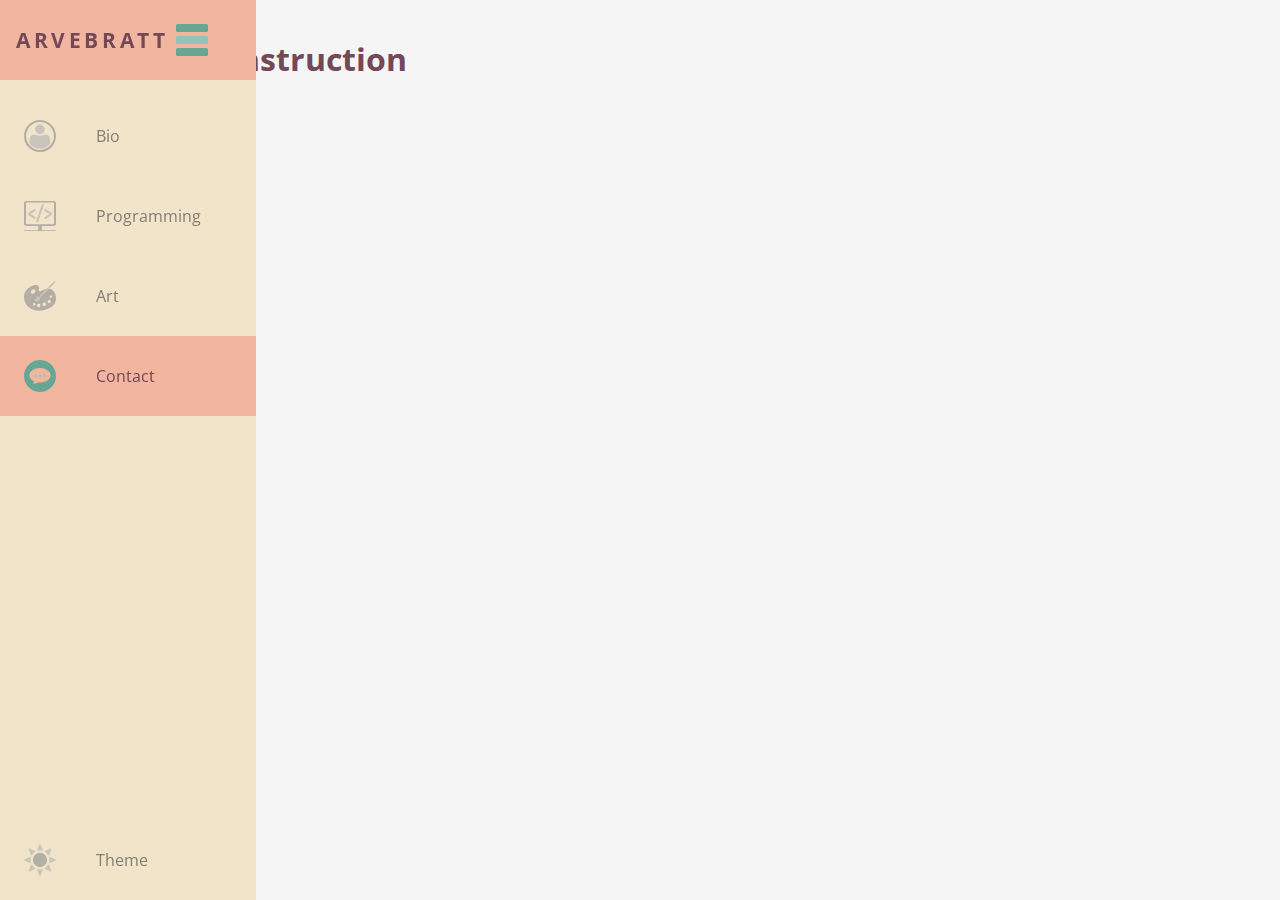
<file: contact.html>
<head>
    <meta name="viewport" content="width=device-width, initial-scale=1.0" />
    <script defer src="theme.js"></script>
    <link rel="stylesheet" href="style.css" />
    <link
      href="https://fonts.googleapis.com/css?family=Open+Sans:300,400,700&display=swap"
      rel="stylesheet"
    />
  </head>
  
  <body>
    <nav class="navbar">
      <ul class="navbar-nav">
        <li class="logo">
          <a href="#" class="nav-link">
            <span class="link-text logo-text">Arvebratt</span>
            <svg xmlns="http://www.w3.org/2000/svg" viewBox="0 0 824 824">
              <g id="primaryboxes">
                  <rect width="824" height="208" rx="40" class="fa-primary" fill="currentColor"/>
                  <rect y="616" width="824" height="208" rx="40" class="fa-primary" fill="currentColor"/>
              </g>
              <g id="secondaryboxes">
                  <rect y="308" width="824" height="208" rx="40" class="fa-secondary" fill="currentColor"/>
              </g>
            </svg>
          </a>
        </li>

        <li class="nav-item">
          <a href="index.html" class="nav-link">
            <svg xmlns="http://www.w3.org/2000/svg" viewBox="0 0 743.51 743.5">
              <g id="secondaryboxes">
                <path class="fa-primary" fill="currentColor" d="M505.25,134.77c-205.31,0-371.75,166.44-371.75,371.75a371.75,371.75,0,0,0,607,287.85C823.83,726.21,877,622.58,877,506.52,877,301.21,710.57,134.77,505.25,134.77ZM740.5,729.3A324,324,0,0,1,181.25,506.52c0-178.94,145.06-324,324-324s324,145.06,324,324A322.86,322.86,0,0,1,740.5,729.3Z" transform="translate(-133.5 -134.77)" />
              </g>
              <g id="primaryboxes">
                <path class="fa-secondary" fill="currentColor" d="M618.31,351.77A113.31,113.31,0,1,1,505,238.47,113.31,113.31,0,0,1,618.31,351.77Z" transform="translate(-133.5 -134.77)" />
                <path class="fa-secondary" fill="currentColor" d="M740.5,582.2v84.31a65.83,65.83,0,0,1-18.53,46,303,303,0,0,1-445.39-12.41,65.86,65.86,0,0,1-16.08-43.3V582.2c0-57.48,47-104.51,104.51-104.51h24.43A138.58,138.58,0,0,1,444.93,489a150.7,150.7,0,0,0,120.14,0,138.66,138.66,0,0,1,55.5-11.3H636C693.47,477.69,740.5,524.72,740.5,582.2Z" transform="translate(-133.5 -134.77)" />
              </g>
            </svg>
            <span class="link-text">Bio</span>
          </a>
        </li>
  
        <li class="nav-item">
          <a href="programming.html" class="nav-link">
            <svg xmlns="http://www.w3.org/2000/svg" viewBox="0 0 818.5 787.5">
              <g id="primaryboxes">
                <path class="fa-primary" fill="currentColor" d="M881.52,878H573.91c-15.73,0-28.48-9-28.48-20V767H848.54c33.67,0,61-21.24,61-47.44V177.94c0-26.2-27.29-47.44-61-47.44H152.46c-33.67,0-61,21.24-61,47.44V719.56c0,26.2,27.29,47.44,61,47.44H454.29v91c0,11-12.75,20-28.48,20H120.48a35.36,35.36,0,0,0-20.14,5.86C95.19,887.48,92,892.48,92,898c0,11,12.75,20,28.48,20h761c15.73,0,28.48-9,28.48-20S897.25,878,881.52,878ZM165.46,728.09c-13.23,0-24-8.34-24-18.64V188.05c0-10.3,10.73-18.64,24-18.64H835.54c13.23,0,24,8.34,24,18.64v521.4c0,10.3-10.73,18.64-24,18.64Z" transform="translate(-91.5 -130.5)" />
              </g>
              <g id="secondaryboxes">
                <path class="fa-secondary" fill="currentColor" d="M382,544.31v45.74a8.26,8.26,0,0,1-12.69,7L205.13,492.71a8.28,8.28,0,0,1-3.83-7V439.22a8.28,8.28,0,0,1,3.83-7L369.25,327.73a8.26,8.26,0,0,1,12.7,7v45.94a8.23,8.23,0,0,1-3.93,7L268.35,455.24a8.27,8.27,0,0,0,0,14.06l109.71,68A8.25,8.25,0,0,1,382,544.31Z" transform="translate(-91.5 -130.5)" />
                <path class="fa-secondary" fill="currentColor" d="M397.21,657l148.16-439.5a9.51,9.51,0,0,1,9-6.47h39.06a9.51,9.51,0,0,1,9,12.52L455,663a9.5,9.5,0,0,1-9,6.48h-39.8A9.49,9.49,0,0,1,397.21,657Z" transform="translate(-91.5 -130.5)" />
                <path class="fa-secondary" fill="currentColor" d="M795.84,492.71,631.71,597a8.26,8.26,0,0,1-12.69-7V544.31a8.25,8.25,0,0,1,3.91-7l109.71-68a8.27,8.27,0,0,0,0-14.06L623,387.67a8.25,8.25,0,0,1-3.93-7V334.7a8.26,8.26,0,0,1,12.7-7L795.85,432.25a8.27,8.27,0,0,1,3.82,7v46.52A8.26,8.26,0,0,1,795.84,492.71Z" transform="translate(-91.5 -130.5)" />
              </g>
            </svg>
            <span class="link-text">Programming</span>
          </a>
        </li>
  
        <li class="nav-item">
          <a href="art.html" class="nav-link">
            <svg xmlns="http://www.w3.org/2000/svg" viewBox="0 0 715.39 663.31">
              <g id="secondaryboxes">
                <path class="fa-primary" fill="currentColor" d="M813.64,390.56Q807.3,380.15,800,370.21a27,27,0,0,0-1.77-2.23c-34.34-39.34-96.79-58.48-161.59-44.5-24.95,5.38-60.82,18-99,34.91-8.8,3.89-17.73,8-26.67,12.33a31.47,31.47,0,0,1-19,2.73l-.62-.11c-21.08-3.93-31.75-27.6-21.64-46.51,6.57-12.28,9.31-25.79,7.17-39.26-.15-1.05-.35-2.1-.58-3.16-5.72-26.53-29.26-45.63-59.24-51.71a100.94,100.94,0,0,0-47.51,2.13q-11.54,3.25-22.52,7C187,295.75,113.72,419.81,147.48,576.32c37.39,173.29,224.28,262.61,421.88,220s316-147.67,278.58-321A272.17,272.17,0,0,0,813.64,390.56ZM314.45,347.39c23.39-21.18,55.82-23.5,72.43-5.17S398,392.6,374.61,413.79s-55.82,23.5-72.43,5.17S291.07,368.58,314.45,347.39ZM373.58,690.2a28,28,0,1,1,21.47-33.27A28,28,0,0,1,373.58,690.2ZM476,728.48a38,38,0,1,1,29.14-45.16A38,38,0,0,1,476,728.48Zm126.1-27.2a38,38,0,1,1,29.14-45.16A38,38,0,0,1,602.05,701.28Zm107.89-64.2a36,36,0,1,1,27.6-42.78A36,36,0,0,1,709.94,637.08Zm35.67-119.2a27,27,0,1,1,20.7-32.09A27,27,0,0,1,745.61,517.88Z" transform="translate(-139.41 -143.53)" />
              </g>
              <g id="primaryboxes">
                <path class="fa-secondary" fill="currentColor" d="M364.1,590.05s32.26-10.65,51-69.12,82.47-19.78,81.05,12.5S459.84,623.46,364.1,590.05Z" transform="translate(-139.41 -143.53)" />
                <path class="fa-secondary" fill="currentColor" d="M768.73,252.46,516.61,498.19a35.67,35.67,0,0,1-14.9,8.95,80.3,80.3,0,0,0-19-16.78,27,27,0,0,1,.8-3A36.57,36.57,0,0,1,492,473.69L748,209.12c25.77-26.64,88.37-72.79,96.58-64.63C854.14,153.93,796.93,225,768.73,252.46Z" transform="translate(-139.41 -143.53)" />
              </g>
            </svg>            
            <span class="link-text">Art</span>
          </a>
        </li>
  
        <li class="nav-item">
          <a href="#" class="nav-link active">
            <svg xmlns="http://www.w3.org/2000/svg" viewBox="0 0 908 908">
              <g id="secondaryboxes">
                <path class="fa-primary" fill="currentColor" d="M500,46C249.26,46,46,249.26,46,500S249.26,954,500,954,954,750.74,954,500,750.74,46,500,46Zm0,636q-21.13,0-41.53-2c-65.21,35.29-133.74,46.84-161,50.24a4.41,4.41,0,0,1-3.82-7.33,214.41,214.41,0,0,0,42.74-74C253.7,612.23,199,548.49,199,476c0-113.77,134.76-206,301-206s301,92.23,301,206S666.24,682,500,682Z" transform="translate(-46 -46)" />
              </g>
              <g id="primaryboxes">
                <circle class="fa-secondary" fill="currentColor" cx="454" cy="454" r="36" />
                <circle class="fa-secondary" fill="currentColor" cx="322" cy="454" r="36" />
                <circle class="fa-secondary" fill="currentColor" cx="586" cy="454" r="36" />
              </g>
            </svg>
            
            <span class="link-text">Contact</span>
          </a>
        </li>
  
        <li class="nav-item" id="themeButton">
          <a href="#" class="nav-link">
            <svg xmlns="http://www.w3.org/2000/svg" 
            viewBox="0 0 783.74 783.74"
            class="theme-icon"
            id="lightIcon">
          <g id="secondaryboxes">
            <circle class="fa-primary" fill="currentColor" cx="391.87" cy="391.87" r="175"/>
          </g>
          <g id="primaryboxes">
            <path class="fa-secondary" fill="currentColor" d="M572.08,256.67A12.51,12.51,0,0,1,558.91,274a445,445,0,0,0-117.86-.22,12.52,12.52,0,0,1-13.13-17.37l60.52-140.72a12.53,12.53,0,0,1,23,0Z" transform="translate(-108.13 -108.13)" />
		        <path class="fa-secondary" fill="currentColor" d="M572.81,741.62,511.46,884.29a12.53,12.53,0,0,1-23,0L427.19,741.86a12.51,12.51,0,0,1,13.14-17.36,445.2,445.2,0,0,0,119.3-.23A12.51,12.51,0,0,1,572.81,741.62Z" transform="translate(-108.13 -108.13)" />
		        <path class="fa-secondary" fill="currentColor" d="M378.9,277a12.52,12.52,0,0,1,3,21.58,444.16,444.16,0,0,0-83.5,83.19,12.52,12.52,0,0,1-21.56-3l-56.72-142.3a12.53,12.53,0,0,1,16.28-16.28Z" transform="translate(-108.13 -108.13)" />
		        <path class="fa-secondary" fill="currentColor" d="M722.34,619.37l57.5,144.26a12.53,12.53,0,0,1-16.28,16.28l-144-57.4a12.51,12.51,0,0,1-3-21.57,444.74,444.74,0,0,0,84.2-84.53A12.51,12.51,0,0,1,722.34,619.37Z" transform="translate(-108.13 -108.13)" />
		        <path class="fa-secondary" fill="currentColor" d="M723,378.9a12.52,12.52,0,0,1-21.58,3,444.16,444.16,0,0,0-83.19-83.5,12.52,12.52,0,0,1,3-21.56l142.3-56.72a12.53,12.53,0,0,1,16.28,16.28Z" transform="translate(-108.13 -108.13)" />
		        <path class="fa-secondary" fill="currentColor" d="M380.63,722.34l-144.26,57.5a12.53,12.53,0,0,1-16.28-16.28l57.4-144a12.51,12.51,0,0,1,21.57-3,444.74,444.74,0,0,0,84.53,84.2A12.51,12.51,0,0,1,380.63,722.34Z" transform="translate(-108.13 -108.13)" />
		        <path class="fa-secondary" fill="currentColor" d="M743.33,572.08A12.51,12.51,0,0,1,726,558.91a445,445,0,0,0,.22-117.86,12.52,12.52,0,0,1,17.37-13.13l140.72,60.52a12.53,12.53,0,0,1,0,23Z" transform="translate(-108.13 -108.13)" />
		        <path class="fa-secondary" fill="currentColor" d="M258.38,572.81,115.71,511.46a12.53,12.53,0,0,1,0-23l142.43-61.25a12.51,12.51,0,0,1,17.36,13.14,445.2,445.2,0,0,0,.23,119.3A12.51,12.51,0,0,1,258.38,572.81Z" transform="translate(-108.13 -108.13)" />
          </g>
        </svg>
        
        <svg xmlns="http://www.w3.org/2000/svg" 
        viewBox="0 0 940.96 711.84"
        class="theme-icon"
        id="hackerIcon"
        >
          <g id="secondaryboxes">
            <path class="fa-primary" fill="currentColor" d="M971,675.22c0,79.95-56.46,181.17-280.28,181.17C398.72,856.39,30,664.65,30,509.05c0-95,107.62-109.85,190.76-114a91.1,91.1,0,0,0-7.46,36.24c0,89.46,202.48,225,433.56,224.82C749.17,656.11,827,617.7,827,548.49c0-5.33,0-9.65-8.55-50.08l.13-.06C916.58,541,971,612.35,971,675.22Z" transform="translate(-30 -144.55)" />
          </g>
          <g id="primaryboxes">
            <path class="fa-secondary" fill="currentColor" d="M809,468.49c0,73.62-89.49,86.37-151.33,86.37v-.27c-240.44,0-419.89-149.44-419.89-195-.29-7.35-2.53-1.33,48-143.85,14.92-41.57,34.26-61.79,63.92-61.79,30.89,0,55.35,27.68,88.43,27.68,34.31,0,42.66-37.07,71.44-37.07,30.89,0,135.34,40.49,183.28,65,61.81,30.89,69.27,46.86,77.76,82.05C810.56,465.14,809.38,456.1,809,468.49Z" transform="translate(-30 -144.55)" />
          </g>
        </svg>
            <svg xmlns="http://www.w3.org/2000/svg" 
            viewBox="0 0 912.27 912"
            class="theme-icon"
            id="darkIcon"
            >
              <g id="secondaryboxes">
                <path class="fa-secondary" fill="currentColor" d="M93.25,458l8.94,27.52a2.89,2.89,0,0,0,2.75,2h28.93a2.89,2.89,0,0,1,1.7,5.23l-23.41,17a2.9,2.9,0,0,0-1,3.23l8.94,27.52a2.89,2.89,0,0,1-4.44,3.23l-23.41-17a2.91,2.91,0,0,0-3.4,0l-23.41,17A2.89,2.89,0,0,1,61,540.5L69.89,513a2.9,2.9,0,0,0-1-3.23l-23.41-17a2.89,2.89,0,0,1,1.7-5.23H76.06a2.89,2.89,0,0,0,2.75-2L87.75,458A2.89,2.89,0,0,1,93.25,458Z" transform="translate(-44.23 -43.5)" />
                <path class="fa-secondary" fill="currentColor" d="M502.67,234l8.95,27.52a2.88,2.88,0,0,0,2.74,2H543.3a2.89,2.89,0,0,1,1.7,5.23l-23.41,17a2.89,2.89,0,0,0-1.05,3.23l8.94,27.52a2.89,2.89,0,0,1-4.45,3.23l-23.41-17a2.87,2.87,0,0,0-3.39,0l-23.41,17a2.89,2.89,0,0,1-4.45-3.23L479.31,289a2.87,2.87,0,0,0-1.05-3.23l-23.41-17a2.89,2.89,0,0,1,1.7-5.23h28.94a2.9,2.9,0,0,0,2.75-2L497.18,234A2.89,2.89,0,0,1,502.67,234Z" transform="translate(-44.23 -43.5)" />
                <path class="fa-secondary" fill="currentColor" d="M512.67,649l9,27.52a2.88,2.88,0,0,0,2.74,2H553.3a2.89,2.89,0,0,1,1.7,5.23l-23.41,17a2.89,2.89,0,0,0-1.05,3.23l8.94,27.52a2.89,2.89,0,0,1-4.45,3.23l-23.41-17a2.87,2.87,0,0,0-3.39,0l-23.41,17a2.89,2.89,0,0,1-4.45-3.23L489.31,704a2.87,2.87,0,0,0-1.05-3.23l-23.41-17a2.89,2.89,0,0,1,1.7-5.23h28.94a2.9,2.9,0,0,0,2.75-2L507.18,649A2.89,2.89,0,0,1,512.67,649Z" transform="translate(-44.23 -43.5)" />
                <path class="fa-secondary" fill="currentColor" d="M247.67,274l9,27.52a2.88,2.88,0,0,0,2.74,2H288.3a2.89,2.89,0,0,1,1.7,5.23l-23.41,17a2.89,2.89,0,0,0-1,3.23l8.94,27.52a2.89,2.89,0,0,1-4.45,3.23l-23.41-17a2.87,2.87,0,0,0-3.39,0l-23.41,17a2.89,2.89,0,0,1-4.45-3.23L224.31,329a2.87,2.87,0,0,0-1.05-3.23l-23.41-17a2.89,2.89,0,0,1,1.7-5.23h28.94a2.9,2.9,0,0,0,2.75-2L242.18,274A2.89,2.89,0,0,1,247.67,274Z" transform="translate(-44.23 -43.5)" />
                <path class="fa-secondary" fill="currentColor" d="M254.67,605l9,27.52a2.88,2.88,0,0,0,2.74,2H295.3a2.89,2.89,0,0,1,1.7,5.23l-23.41,17a2.89,2.89,0,0,0-1,3.23l8.94,27.52a2.89,2.89,0,0,1-4.45,3.23l-23.41-17a2.87,2.87,0,0,0-3.39,0l-23.41,17a2.89,2.89,0,0,1-4.45-3.23L231.31,660a2.87,2.87,0,0,0-1.05-3.23l-23.41-17a2.89,2.89,0,0,1,1.7-5.23h28.94a2.9,2.9,0,0,0,2.75-2L249.18,605A2.89,2.89,0,0,1,254.67,605Z" transform="translate(-44.23 -43.5)" />
                <path class="fa-secondary" fill="currentColor" d="M443.67,432l8.95,27.52a2.88,2.88,0,0,0,2.74,2H484.3a2.89,2.89,0,0,1,1.7,5.23l-23.41,17a2.89,2.89,0,0,0-1,3.23l8.94,27.52a2.89,2.89,0,0,1-4.45,3.23l-23.41-17a2.87,2.87,0,0,0-3.39,0l-23.41,17a2.89,2.89,0,0,1-4.45-3.23L420.31,487a2.87,2.87,0,0,0-1.05-3.23l-23.41-17a2.89,2.89,0,0,1,1.7-5.23h28.94a2.9,2.9,0,0,0,2.75-2L438.18,432A2.89,2.89,0,0,1,443.67,432Z" transform="translate(-44.23 -43.5)" />
              </g>
              <g id="primaryboxes">
                <path class="fa-primary" fill="currentColor" d="M956.23,483.53C965.33,748.24,746.11,966,481.47,955.11a453.61,453.61,0,0,1-169.39-40.24c-19.37-8.8-12-38,9.19-36.4l4,.27c231.2,14.53,414.38-165.47,403.81-396.88C719.88,280.18,553.46,119.5,349.5,119.5h-1.42c-26.91.1-33.9-37.19-8.73-46.71A455.06,455.06,0,0,1,500.5,43.5C747,43.5,947.81,239.09,956.23,483.53Z" transform="translate(-44.23 -43.5)" />
              </g>
            </svg>
            <span class="link-text">Theme</span>
          </a>
        </li>
      </ul>
    </nav>
  
    <main>
      <h1>Under construction</h1>
    </main>
  </body>
</file>
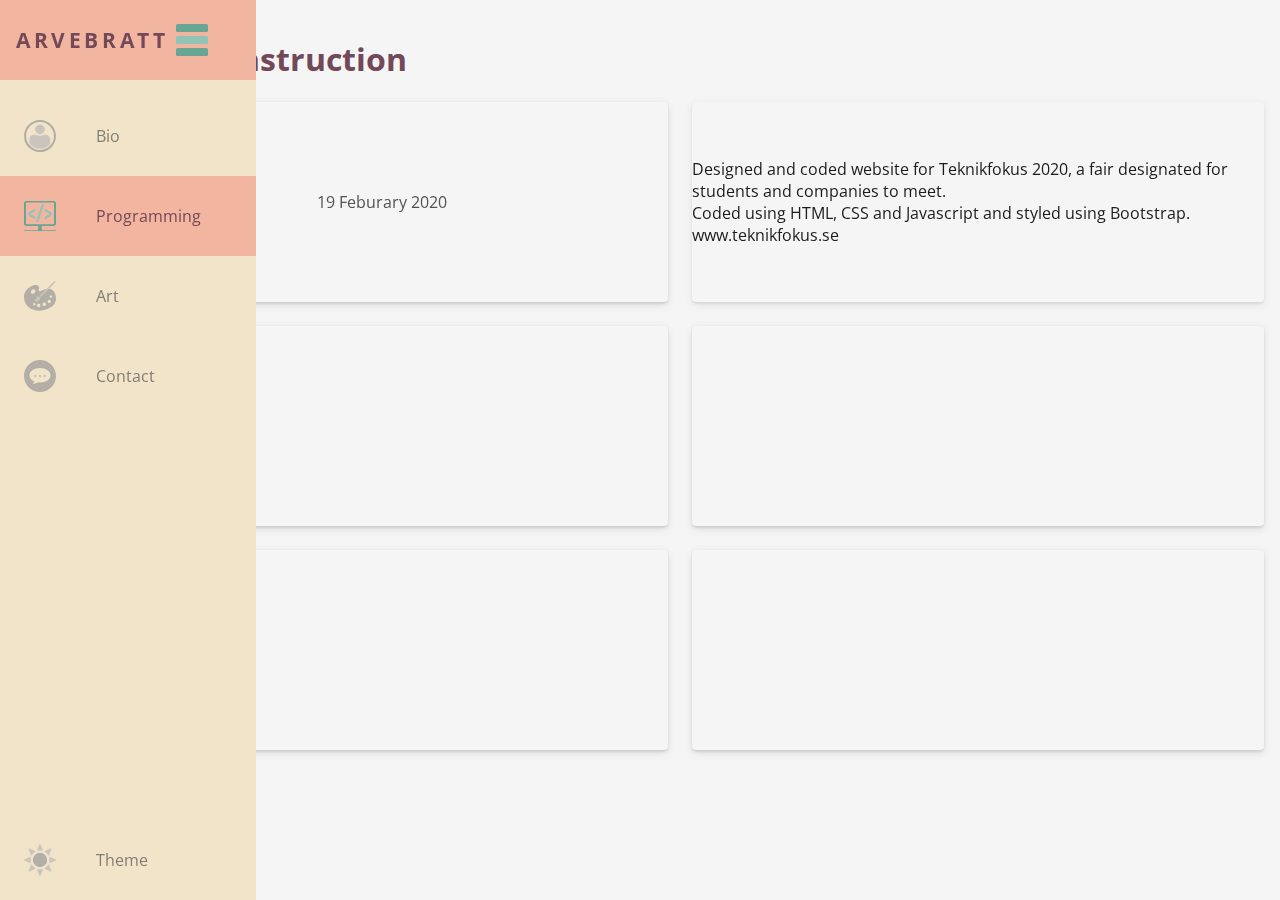
<file: programming.html>
<head>
    <meta name="viewport" content="width=device-width, initial-scale=1.0" />
    <script defer src="theme.js"></script>
    <link rel="stylesheet" href="style.css" />
    <link rel="grid-programming" href="grid-programming.css" />
    <link href="https://fonts.googleapis.com/css?family=Open+Sans:300,400,700&display=swap" rel="stylesheet" rel="grid-programming" />
    <style>
        @import url('style.css');
        @import url('grid-programming.css');
    </style>
</head>

<body>
    <nav class="navbar">
        <ul class="navbar-nav">
            <li class="logo">
                <a href="#" class="nav-link">
                    <span class="link-text logo-text">Arvebratt</span>
                    <svg xmlns="http://www.w3.org/2000/svg" viewBox="0 0 824 824">
              <g id="primaryboxes">
                  <rect width="824" height="208" rx="40" class="fa-primary" fill="currentColor"/>
                  <rect y="616" width="824" height="208" rx="40" class="fa-primary" fill="currentColor"/>
              </g>
              <g id="secondaryboxes">
                  <rect y="308" width="824" height="208" rx="40" class="fa-secondary" fill="currentColor"/>
              </g>
            </svg>
                </a>
            </li>

            <li class="nav-item">
                <a href="index.html" class="nav-link">
                    <svg xmlns="http://www.w3.org/2000/svg" viewBox="0 0 743.51 743.5">
              <g id="secondaryboxes">
                <path class="fa-primary" fill="currentColor" d="M505.25,134.77c-205.31,0-371.75,166.44-371.75,371.75a371.75,371.75,0,0,0,607,287.85C823.83,726.21,877,622.58,877,506.52,877,301.21,710.57,134.77,505.25,134.77ZM740.5,729.3A324,324,0,0,1,181.25,506.52c0-178.94,145.06-324,324-324s324,145.06,324,324A322.86,322.86,0,0,1,740.5,729.3Z" transform="translate(-133.5 -134.77)" />
              </g>
              <g id="primaryboxes">
                <path class="fa-secondary" fill="currentColor" d="M618.31,351.77A113.31,113.31,0,1,1,505,238.47,113.31,113.31,0,0,1,618.31,351.77Z" transform="translate(-133.5 -134.77)" />
                <path class="fa-secondary" fill="currentColor" d="M740.5,582.2v84.31a65.83,65.83,0,0,1-18.53,46,303,303,0,0,1-445.39-12.41,65.86,65.86,0,0,1-16.08-43.3V582.2c0-57.48,47-104.51,104.51-104.51h24.43A138.58,138.58,0,0,1,444.93,489a150.7,150.7,0,0,0,120.14,0,138.66,138.66,0,0,1,55.5-11.3H636C693.47,477.69,740.5,524.72,740.5,582.2Z" transform="translate(-133.5 -134.77)" />
              </g>
            </svg>
                    <span class="link-text">Bio</span>
                </a>
            </li>

            <li class="nav-item">
                <a href="#" class="nav-link active">
                    <svg xmlns="http://www.w3.org/2000/svg" viewBox="0 0 818.5 787.5">
              <g id="primaryboxes">
                <path class="fa-primary" fill="currentColor" d="M881.52,878H573.91c-15.73,0-28.48-9-28.48-20V767H848.54c33.67,0,61-21.24,61-47.44V177.94c0-26.2-27.29-47.44-61-47.44H152.46c-33.67,0-61,21.24-61,47.44V719.56c0,26.2,27.29,47.44,61,47.44H454.29v91c0,11-12.75,20-28.48,20H120.48a35.36,35.36,0,0,0-20.14,5.86C95.19,887.48,92,892.48,92,898c0,11,12.75,20,28.48,20h761c15.73,0,28.48-9,28.48-20S897.25,878,881.52,878ZM165.46,728.09c-13.23,0-24-8.34-24-18.64V188.05c0-10.3,10.73-18.64,24-18.64H835.54c13.23,0,24,8.34,24,18.64v521.4c0,10.3-10.73,18.64-24,18.64Z" transform="translate(-91.5 -130.5)" />
              </g>
              <g id="secondaryboxes">
                <path class="fa-secondary" fill="currentColor" d="M382,544.31v45.74a8.26,8.26,0,0,1-12.69,7L205.13,492.71a8.28,8.28,0,0,1-3.83-7V439.22a8.28,8.28,0,0,1,3.83-7L369.25,327.73a8.26,8.26,0,0,1,12.7,7v45.94a8.23,8.23,0,0,1-3.93,7L268.35,455.24a8.27,8.27,0,0,0,0,14.06l109.71,68A8.25,8.25,0,0,1,382,544.31Z" transform="translate(-91.5 -130.5)" />
                <path class="fa-secondary" fill="currentColor" d="M397.21,657l148.16-439.5a9.51,9.51,0,0,1,9-6.47h39.06a9.51,9.51,0,0,1,9,12.52L455,663a9.5,9.5,0,0,1-9,6.48h-39.8A9.49,9.49,0,0,1,397.21,657Z" transform="translate(-91.5 -130.5)" />
                <path class="fa-secondary" fill="currentColor" d="M795.84,492.71,631.71,597a8.26,8.26,0,0,1-12.69-7V544.31a8.25,8.25,0,0,1,3.91-7l109.71-68a8.27,8.27,0,0,0,0-14.06L623,387.67a8.25,8.25,0,0,1-3.93-7V334.7a8.26,8.26,0,0,1,12.7-7L795.85,432.25a8.27,8.27,0,0,1,3.82,7v46.52A8.26,8.26,0,0,1,795.84,492.71Z" transform="translate(-91.5 -130.5)" />
              </g>
            </svg>
                    <span class="link-text">Programming</span>
                </a>
            </li>

            <li class="nav-item">
                <a href="art.html" class="nav-link">
                    <svg xmlns="http://www.w3.org/2000/svg" viewBox="0 0 715.39 663.31">
              <g id="secondaryboxes">
                <path class="fa-primary" fill="currentColor" d="M813.64,390.56Q807.3,380.15,800,370.21a27,27,0,0,0-1.77-2.23c-34.34-39.34-96.79-58.48-161.59-44.5-24.95,5.38-60.82,18-99,34.91-8.8,3.89-17.73,8-26.67,12.33a31.47,31.47,0,0,1-19,2.73l-.62-.11c-21.08-3.93-31.75-27.6-21.64-46.51,6.57-12.28,9.31-25.79,7.17-39.26-.15-1.05-.35-2.1-.58-3.16-5.72-26.53-29.26-45.63-59.24-51.71a100.94,100.94,0,0,0-47.51,2.13q-11.54,3.25-22.52,7C187,295.75,113.72,419.81,147.48,576.32c37.39,173.29,224.28,262.61,421.88,220s316-147.67,278.58-321A272.17,272.17,0,0,0,813.64,390.56ZM314.45,347.39c23.39-21.18,55.82-23.5,72.43-5.17S398,392.6,374.61,413.79s-55.82,23.5-72.43,5.17S291.07,368.58,314.45,347.39ZM373.58,690.2a28,28,0,1,1,21.47-33.27A28,28,0,0,1,373.58,690.2ZM476,728.48a38,38,0,1,1,29.14-45.16A38,38,0,0,1,476,728.48Zm126.1-27.2a38,38,0,1,1,29.14-45.16A38,38,0,0,1,602.05,701.28Zm107.89-64.2a36,36,0,1,1,27.6-42.78A36,36,0,0,1,709.94,637.08Zm35.67-119.2a27,27,0,1,1,20.7-32.09A27,27,0,0,1,745.61,517.88Z" transform="translate(-139.41 -143.53)" />
              </g>
              <g id="primaryboxes">
                <path class="fa-secondary" fill="currentColor" d="M364.1,590.05s32.26-10.65,51-69.12,82.47-19.78,81.05,12.5S459.84,623.46,364.1,590.05Z" transform="translate(-139.41 -143.53)" />
                <path class="fa-secondary" fill="currentColor" d="M768.73,252.46,516.61,498.19a35.67,35.67,0,0,1-14.9,8.95,80.3,80.3,0,0,0-19-16.78,27,27,0,0,1,.8-3A36.57,36.57,0,0,1,492,473.69L748,209.12c25.77-26.64,88.37-72.79,96.58-64.63C854.14,153.93,796.93,225,768.73,252.46Z" transform="translate(-139.41 -143.53)" />
              </g>
            </svg>
                    <span class="link-text">Art</span>
                </a>
            </li>

            <li class="nav-item">
                <a href="contact.html" class="nav-link">
                    <svg xmlns="http://www.w3.org/2000/svg" viewBox="0 0 908 908">
              <g id="secondaryboxes">
                <path class="fa-primary" fill="currentColor" d="M500,46C249.26,46,46,249.26,46,500S249.26,954,500,954,954,750.74,954,500,750.74,46,500,46Zm0,636q-21.13,0-41.53-2c-65.21,35.29-133.74,46.84-161,50.24a4.41,4.41,0,0,1-3.82-7.33,214.41,214.41,0,0,0,42.74-74C253.7,612.23,199,548.49,199,476c0-113.77,134.76-206,301-206s301,92.23,301,206S666.24,682,500,682Z" transform="translate(-46 -46)" />
              </g>
              <g id="primaryboxes">
                <circle class="fa-secondary" fill="currentColor" cx="454" cy="454" r="36" />
                <circle class="fa-secondary" fill="currentColor" cx="322" cy="454" r="36" />
                <circle class="fa-secondary" fill="currentColor" cx="586" cy="454" r="36" />
              </g>
            </svg>

                    <span class="link-text">Contact</span>
                </a>
            </li>

            <li class="nav-item" id="themeButton">
                <a href="#" class="nav-link">
                    <svg xmlns="http://www.w3.org/2000/svg" viewBox="0 0 783.74 783.74" class="theme-icon" id="lightIcon">
          <g id="secondaryboxes">
            <circle class="fa-primary" fill="currentColor" cx="391.87" cy="391.87" r="175"/>
          </g>
          <g id="primaryboxes">
            <path class="fa-secondary" fill="currentColor" d="M572.08,256.67A12.51,12.51,0,0,1,558.91,274a445,445,0,0,0-117.86-.22,12.52,12.52,0,0,1-13.13-17.37l60.52-140.72a12.53,12.53,0,0,1,23,0Z" transform="translate(-108.13 -108.13)" />
		        <path class="fa-secondary" fill="currentColor" d="M572.81,741.62,511.46,884.29a12.53,12.53,0,0,1-23,0L427.19,741.86a12.51,12.51,0,0,1,13.14-17.36,445.2,445.2,0,0,0,119.3-.23A12.51,12.51,0,0,1,572.81,741.62Z" transform="translate(-108.13 -108.13)" />
		        <path class="fa-secondary" fill="currentColor" d="M378.9,277a12.52,12.52,0,0,1,3,21.58,444.16,444.16,0,0,0-83.5,83.19,12.52,12.52,0,0,1-21.56-3l-56.72-142.3a12.53,12.53,0,0,1,16.28-16.28Z" transform="translate(-108.13 -108.13)" />
		        <path class="fa-secondary" fill="currentColor" d="M722.34,619.37l57.5,144.26a12.53,12.53,0,0,1-16.28,16.28l-144-57.4a12.51,12.51,0,0,1-3-21.57,444.74,444.74,0,0,0,84.2-84.53A12.51,12.51,0,0,1,722.34,619.37Z" transform="translate(-108.13 -108.13)" />
		        <path class="fa-secondary" fill="currentColor" d="M723,378.9a12.52,12.52,0,0,1-21.58,3,444.16,444.16,0,0,0-83.19-83.5,12.52,12.52,0,0,1,3-21.56l142.3-56.72a12.53,12.53,0,0,1,16.28,16.28Z" transform="translate(-108.13 -108.13)" />
		        <path class="fa-secondary" fill="currentColor" d="M380.63,722.34l-144.26,57.5a12.53,12.53,0,0,1-16.28-16.28l57.4-144a12.51,12.51,0,0,1,21.57-3,444.74,444.74,0,0,0,84.53,84.2A12.51,12.51,0,0,1,380.63,722.34Z" transform="translate(-108.13 -108.13)" />
		        <path class="fa-secondary" fill="currentColor" d="M743.33,572.08A12.51,12.51,0,0,1,726,558.91a445,445,0,0,0,.22-117.86,12.52,12.52,0,0,1,17.37-13.13l140.72,60.52a12.53,12.53,0,0,1,0,23Z" transform="translate(-108.13 -108.13)" />
		        <path class="fa-secondary" fill="currentColor" d="M258.38,572.81,115.71,511.46a12.53,12.53,0,0,1,0-23l142.43-61.25a12.51,12.51,0,0,1,17.36,13.14,445.2,445.2,0,0,0,.23,119.3A12.51,12.51,0,0,1,258.38,572.81Z" transform="translate(-108.13 -108.13)" />
          </g>
        </svg>

                    <svg xmlns="http://www.w3.org/2000/svg" viewBox="0 0 940.96 711.84" class="theme-icon" id="hackerIcon">
          <g id="secondaryboxes">
            <path class="fa-primary" fill="currentColor" d="M971,675.22c0,79.95-56.46,181.17-280.28,181.17C398.72,856.39,30,664.65,30,509.05c0-95,107.62-109.85,190.76-114a91.1,91.1,0,0,0-7.46,36.24c0,89.46,202.48,225,433.56,224.82C749.17,656.11,827,617.7,827,548.49c0-5.33,0-9.65-8.55-50.08l.13-.06C916.58,541,971,612.35,971,675.22Z" transform="translate(-30 -144.55)" />
          </g>
          <g id="primaryboxes">
            <path class="fa-secondary" fill="currentColor" d="M809,468.49c0,73.62-89.49,86.37-151.33,86.37v-.27c-240.44,0-419.89-149.44-419.89-195-.29-7.35-2.53-1.33,48-143.85,14.92-41.57,34.26-61.79,63.92-61.79,30.89,0,55.35,27.68,88.43,27.68,34.31,0,42.66-37.07,71.44-37.07,30.89,0,135.34,40.49,183.28,65,61.81,30.89,69.27,46.86,77.76,82.05C810.56,465.14,809.38,456.1,809,468.49Z" transform="translate(-30 -144.55)" />
          </g>
        </svg>
                    <svg xmlns="http://www.w3.org/2000/svg" viewBox="0 0 912.27 912" class="theme-icon" id="darkIcon">
              <g id="secondaryboxes">
                <path class="fa-secondary" fill="currentColor" d="M93.25,458l8.94,27.52a2.89,2.89,0,0,0,2.75,2h28.93a2.89,2.89,0,0,1,1.7,5.23l-23.41,17a2.9,2.9,0,0,0-1,3.23l8.94,27.52a2.89,2.89,0,0,1-4.44,3.23l-23.41-17a2.91,2.91,0,0,0-3.4,0l-23.41,17A2.89,2.89,0,0,1,61,540.5L69.89,513a2.9,2.9,0,0,0-1-3.23l-23.41-17a2.89,2.89,0,0,1,1.7-5.23H76.06a2.89,2.89,0,0,0,2.75-2L87.75,458A2.89,2.89,0,0,1,93.25,458Z" transform="translate(-44.23 -43.5)" />
                <path class="fa-secondary" fill="currentColor" d="M502.67,234l8.95,27.52a2.88,2.88,0,0,0,2.74,2H543.3a2.89,2.89,0,0,1,1.7,5.23l-23.41,17a2.89,2.89,0,0,0-1.05,3.23l8.94,27.52a2.89,2.89,0,0,1-4.45,3.23l-23.41-17a2.87,2.87,0,0,0-3.39,0l-23.41,17a2.89,2.89,0,0,1-4.45-3.23L479.31,289a2.87,2.87,0,0,0-1.05-3.23l-23.41-17a2.89,2.89,0,0,1,1.7-5.23h28.94a2.9,2.9,0,0,0,2.75-2L497.18,234A2.89,2.89,0,0,1,502.67,234Z" transform="translate(-44.23 -43.5)" />
                <path class="fa-secondary" fill="currentColor" d="M512.67,649l9,27.52a2.88,2.88,0,0,0,2.74,2H553.3a2.89,2.89,0,0,1,1.7,5.23l-23.41,17a2.89,2.89,0,0,0-1.05,3.23l8.94,27.52a2.89,2.89,0,0,1-4.45,3.23l-23.41-17a2.87,2.87,0,0,0-3.39,0l-23.41,17a2.89,2.89,0,0,1-4.45-3.23L489.31,704a2.87,2.87,0,0,0-1.05-3.23l-23.41-17a2.89,2.89,0,0,1,1.7-5.23h28.94a2.9,2.9,0,0,0,2.75-2L507.18,649A2.89,2.89,0,0,1,512.67,649Z" transform="translate(-44.23 -43.5)" />
                <path class="fa-secondary" fill="currentColor" d="M247.67,274l9,27.52a2.88,2.88,0,0,0,2.74,2H288.3a2.89,2.89,0,0,1,1.7,5.23l-23.41,17a2.89,2.89,0,0,0-1,3.23l8.94,27.52a2.89,2.89,0,0,1-4.45,3.23l-23.41-17a2.87,2.87,0,0,0-3.39,0l-23.41,17a2.89,2.89,0,0,1-4.45-3.23L224.31,329a2.87,2.87,0,0,0-1.05-3.23l-23.41-17a2.89,2.89,0,0,1,1.7-5.23h28.94a2.9,2.9,0,0,0,2.75-2L242.18,274A2.89,2.89,0,0,1,247.67,274Z" transform="translate(-44.23 -43.5)" />
                <path class="fa-secondary" fill="currentColor" d="M254.67,605l9,27.52a2.88,2.88,0,0,0,2.74,2H295.3a2.89,2.89,0,0,1,1.7,5.23l-23.41,17a2.89,2.89,0,0,0-1,3.23l8.94,27.52a2.89,2.89,0,0,1-4.45,3.23l-23.41-17a2.87,2.87,0,0,0-3.39,0l-23.41,17a2.89,2.89,0,0,1-4.45-3.23L231.31,660a2.87,2.87,0,0,0-1.05-3.23l-23.41-17a2.89,2.89,0,0,1,1.7-5.23h28.94a2.9,2.9,0,0,0,2.75-2L249.18,605A2.89,2.89,0,0,1,254.67,605Z" transform="translate(-44.23 -43.5)" />
                <path class="fa-secondary" fill="currentColor" d="M443.67,432l8.95,27.52a2.88,2.88,0,0,0,2.74,2H484.3a2.89,2.89,0,0,1,1.7,5.23l-23.41,17a2.89,2.89,0,0,0-1,3.23l8.94,27.52a2.89,2.89,0,0,1-4.45,3.23l-23.41-17a2.87,2.87,0,0,0-3.39,0l-23.41,17a2.89,2.89,0,0,1-4.45-3.23L420.31,487a2.87,2.87,0,0,0-1.05-3.23l-23.41-17a2.89,2.89,0,0,1,1.7-5.23h28.94a2.9,2.9,0,0,0,2.75-2L438.18,432A2.89,2.89,0,0,1,443.67,432Z" transform="translate(-44.23 -43.5)" />
              </g>
              <g id="primaryboxes">
                <path class="fa-primary" fill="currentColor" d="M956.23,483.53C965.33,748.24,746.11,966,481.47,955.11a453.61,453.61,0,0,1-169.39-40.24c-19.37-8.8-12-38,9.19-36.4l4,.27c231.2,14.53,414.38-165.47,403.81-396.88C719.88,280.18,553.46,119.5,349.5,119.5h-1.42c-26.91.1-33.9-37.19-8.73-46.71A455.06,455.06,0,0,1,500.5,43.5C747,43.5,947.81,239.09,956.23,483.53Z" transform="translate(-44.23 -43.5)" />
              </g>
            </svg>
                    <span class="link-text">Theme</span>
                </a>
            </li>
        </ul>
    </nav>

    <main>
        <h1>Under construction</h1>


        <div class="grid-programming">
            <div class="card card-date">
                19 Feburary 2020
            </div>
            <div class="card card-info">
                <p>
                    Designed and coded website for Teknikfokus 2020, a fair designated for students and companies to meet.
                    <br> Coded using HTML, CSS and Javascript and styled using Bootstrap.
                    <br> www.teknikfokus.se
                </p>
            </div>
            <div class="card">
            </div>
            <div class="card">
            </div>
            <div class="card">
            </div>
            <div class="card">
            </div>
        </div>
    </main>
</body>
</file>
<file: style.css>
:root {
    font-size: 16px;
    font-family: 'Open Sans';
    --text-primary: #734858;
    --text-secondary: #1b1b1b;
    --bg-primary: #F5F5F5;
    --bg-secondary: #F2B6A0;
    --icon-primary: #68A694;
    --icon-secondary: #92C3B9;
    --nav: #F2E4C9;
    --transition-speed: 600ms;
}

body {
    color: var(--text-primary);
    background-color: var(--bg-primary);
    margin: 0;
    padding: 0;
}

body::-webkit-scrollbar {
    width: 0.25rem;
}

body::-webkit-scrollbar-track {
    background: #1e1e24;
}

body::-webkit-scrollbar-thumb {
    background: #6649b8;
}

main {
    margin-left: 5rem;
    padding: 1rem;
    z-index: 1;
}

p {
    color: var(--text-secondary);
}

.navbar {
    position: fixed;
    background-color: var(--nav);
    transition: width 600ms ease;
    overflow: scroll;
    z-index: 2;
}

.navbar-nav {
    list-style: none;
    padding: 0;
    margin: 0;
    display: flex;
    flex-direction: column;
    align-items: center;
    height: 100%;
}

.nav-item {
    width: 100%;
}

.nav-item:last-child {
    margin-top: auto;
}

.nav-link {
    display: flex;
    align-items: center;
    height: 5rem;
    color: var(--text-primary);
    text-decoration: none;
    filter: grayscale(100%) opacity(0.7);
    transition: var(--transition-speed);
}

.active {
    filter: grayscale(0%) opacity(1) !important;
    background: var(--bg-secondary);
}

.nav-link:hover {
    filter: grayscale(0%) opacity(1);
    background: var(--bg-secondary);
    color: var(--text-primary);
}

.link-text {
    display: none;
    margin-left: 1rem;
}

.nav-link svg {
    width: 2rem;
    min-width: 2rem;
    margin: 0 1.5rem;
}

.fa-primary {
    color: var(--icon-primary);
}

.fa-secondary {
    color: var(--icon-secondary);
}

.fa-primary,
.fa-secondary {
    transition: var(--transition-speed);
}

.logo {
    font-weight: bold;
    text-transform: uppercase;
    margin-bottom: 1rem;
    text-align: center;
    color: var(--text-secondary);
    background: var(--bg-secondary);
    font-size: 1.3rem;
    letter-spacing: 0.3ch;
    width: 100%;
}

.logo svg {
    transform: rotate(0deg);
    transition: var(--transition-speed);
}

.logo-text {
    display: inline;
    position: absolute;
    left: -999px;
    transition: var(--transition-speed);
}

.navbar:hover .logo svg {
    transform: rotate(-180deg);
}


/* Small screens */

@media only screen and (max-width: 600px) {
    .navbar {
        bottom: 0;
        width: 100vw;
        height: 5rem;
    }
    .logo {
        display: none;
    }
    .navbar-nav {
        flex-direction: row;
    }
    .nav-link {
        justify-content: center;
    }
    main {
        margin: 0;
    }
}


/* Large screens */

@media only screen and (min-width: 600px) {
    .navbar {
        top: 0;
        width: 5rem;
        height: 100vh;
    }
    .navbar:hover {
        width: 16rem;
    }
    .navbar:hover .link-text {
        display: inline;
    }
    .navbar:hover .logo svg {
        margin-left: 11rem;
    }
    .navbar:hover .logo-text {
        left: 0px;
    }
}

.dark {
    --text-primary: #734858;
    --text-secondary: #ececec;
    --bg-primary: rgb(31, 31, 31);
    --bg-secondary: #383838;
    --icon-primary: #68A694;
    --icon-secondary: #92C3B9;
    --nav: #24161b;
}

.light {
    --text-primary: #734858;
    --text-secondary: #1b1b1b;
    --bg-primary: #F5F5F5;
    --bg-secondary: #F2B6A0;
    --icon-primary: #68A694;
    --icon-secondary: #92C3B9;
    --nav: #F2E4C9;
}

.hacker {
    --text-primary: #0E6B0E;
    --text-secondary: #9CCC9C;
    --bg-primary: #131313;
    --bg-secondary: #1d1d1d;
    --icon-primary: #2B5329;
    --icon-secondary: #649568;
    --nav: rgb(5, 39, 5);
}

.theme-icon {
    display: none;
}

.dark #darkIcon {
    display: block;
}

.light #lightIcon {
    display: block;
}

.hacker #hackerIcon {
    display: block;
}

.card {
    display: flex;
    flex-direction: column;
    justify-content: center;
    align-items: center;
    background: var(--bg-primary);
    font-size: 1rem;
    color: var(--text-primary);
    box-shadow: rgba(3, 8, 20, 0.1) 0px 0.15rem 0.5rem, rgba(2, 8, 20, 0.1) 0px 0.075rem 0.175rem;
    height: 100%;
    width: 100%;
    border-radius: 4px;
    transition: all 700ms;
    overflow: hidden;
    background-size: cover;
    background-position: center;
    background-repeat: no-repeat;
    filter: grayscale(100%);
}

.card:hover {
    box-shadow: rgba(2, 8, 20, 0.1) 0px 0.35em 1.175em, rgba(2, 8, 20, 0.08) 0px 0.175em 0.5em;
    transform: translateY(-3px) scale(1.05);
    filter: grayscale(0%);
}
</file>
<file: grid-art.css>
.grid-art {
    display: grid;
    gap: 1.5rem;
    grid-template-columns: repeat(auto-fit, minmax(240px, 1fr));
    grid-auto-rows: 240px;
}


/* Medium screens */

@media screen and (min-width: 600px) {
    .grid-art {
        grid-template-columns: repeat(auto-fit, minmax(200px, 1fr));
        grid-auto-rows: 200px;
    }
    .card-tall {
        grid-row: span 2 / auto;
        grid-column: span 1 / auto;
    }
    .card-wide {
        grid-row: span 1 / auto;
        grid-column: span 2 / auto;
    }
}
</file>
<file: grid-programming.css>
.grid-programming {
    display: grid;
    gap: 1.5rem;
    grid-template-columns: 1fr;
    grid-auto-rows: 400px;
}

.card-info {
    box-shadow: rgba(4, 79, 255, 0.1) 0px 0.15rem 0.5rem, rgba(253, 8, 69, 0.1) 0px 0.075rem 0.175rem;
}


/* Medium screens */

@media screen and (min-width: 600px) {
    .grid-programming {
        grid-template-columns: 1fr 1fr;
        grid-auto-rows: 200px;
    }
}
</file>
